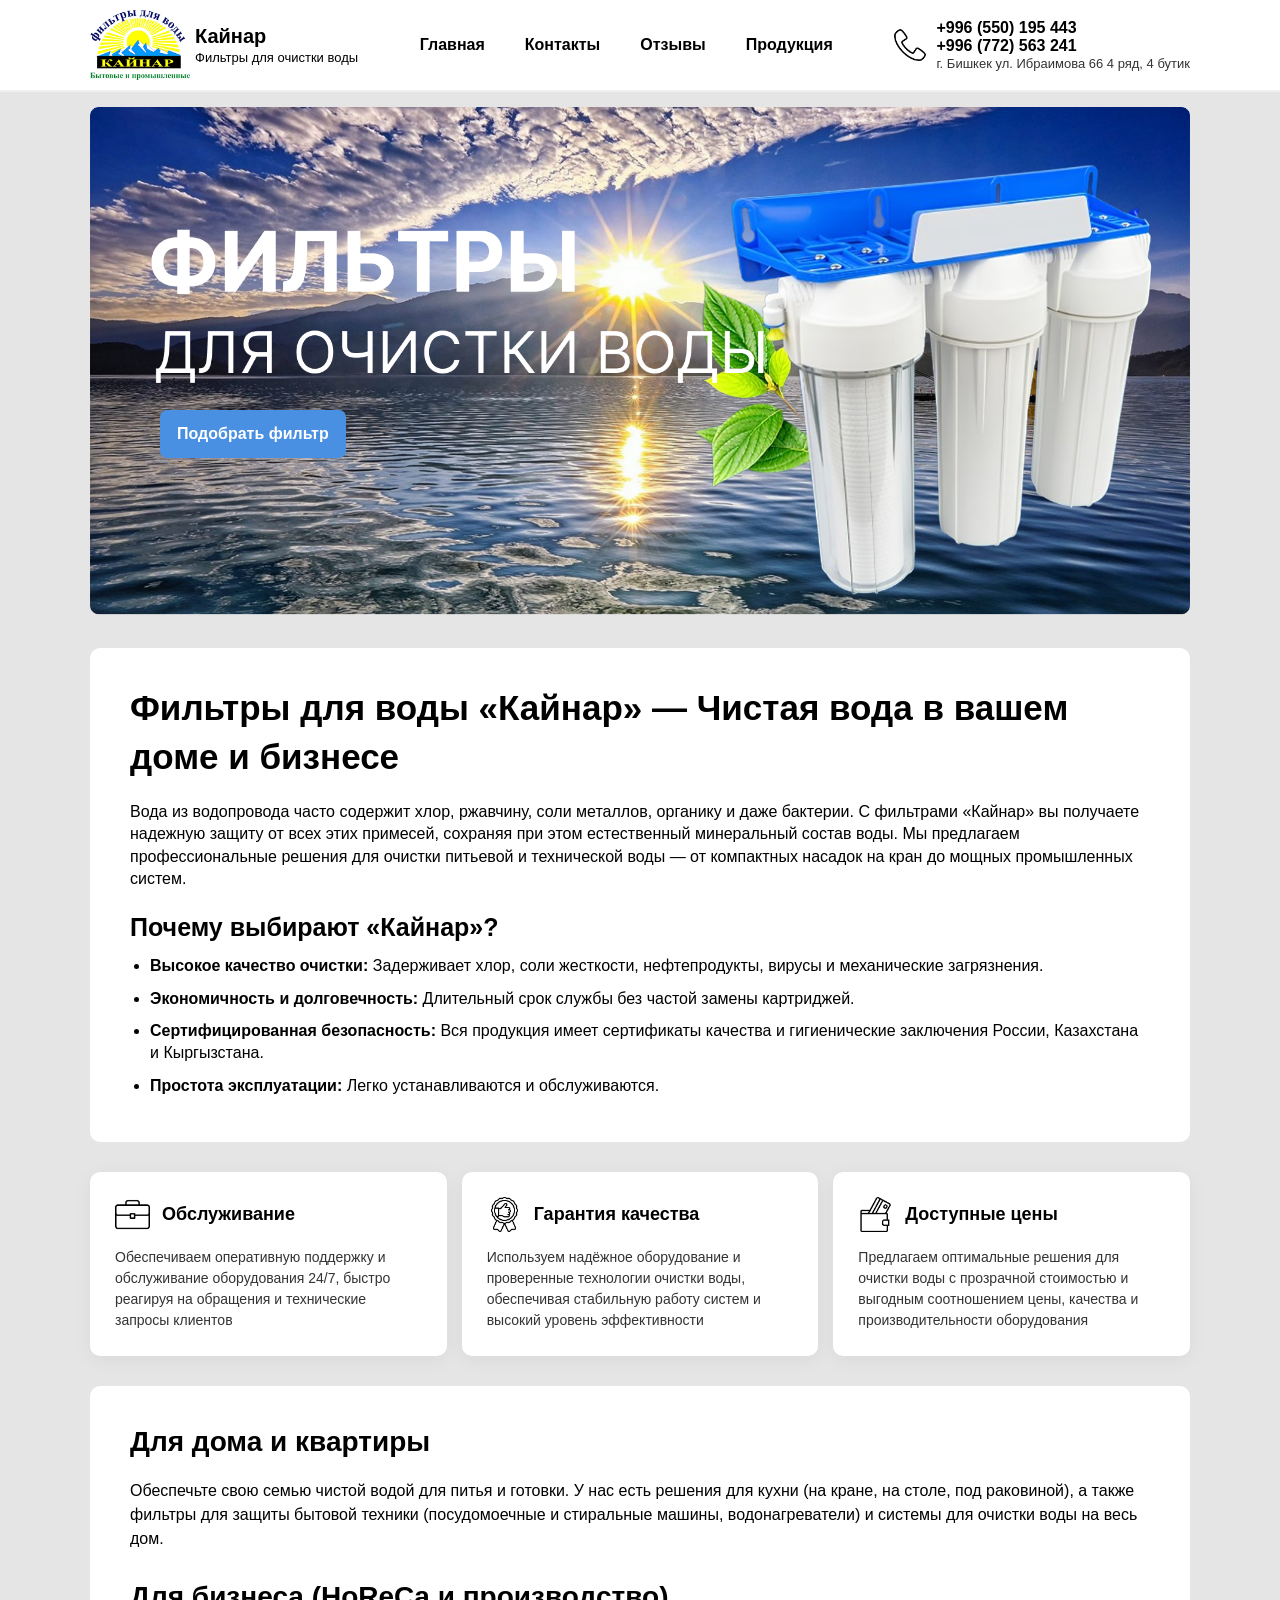
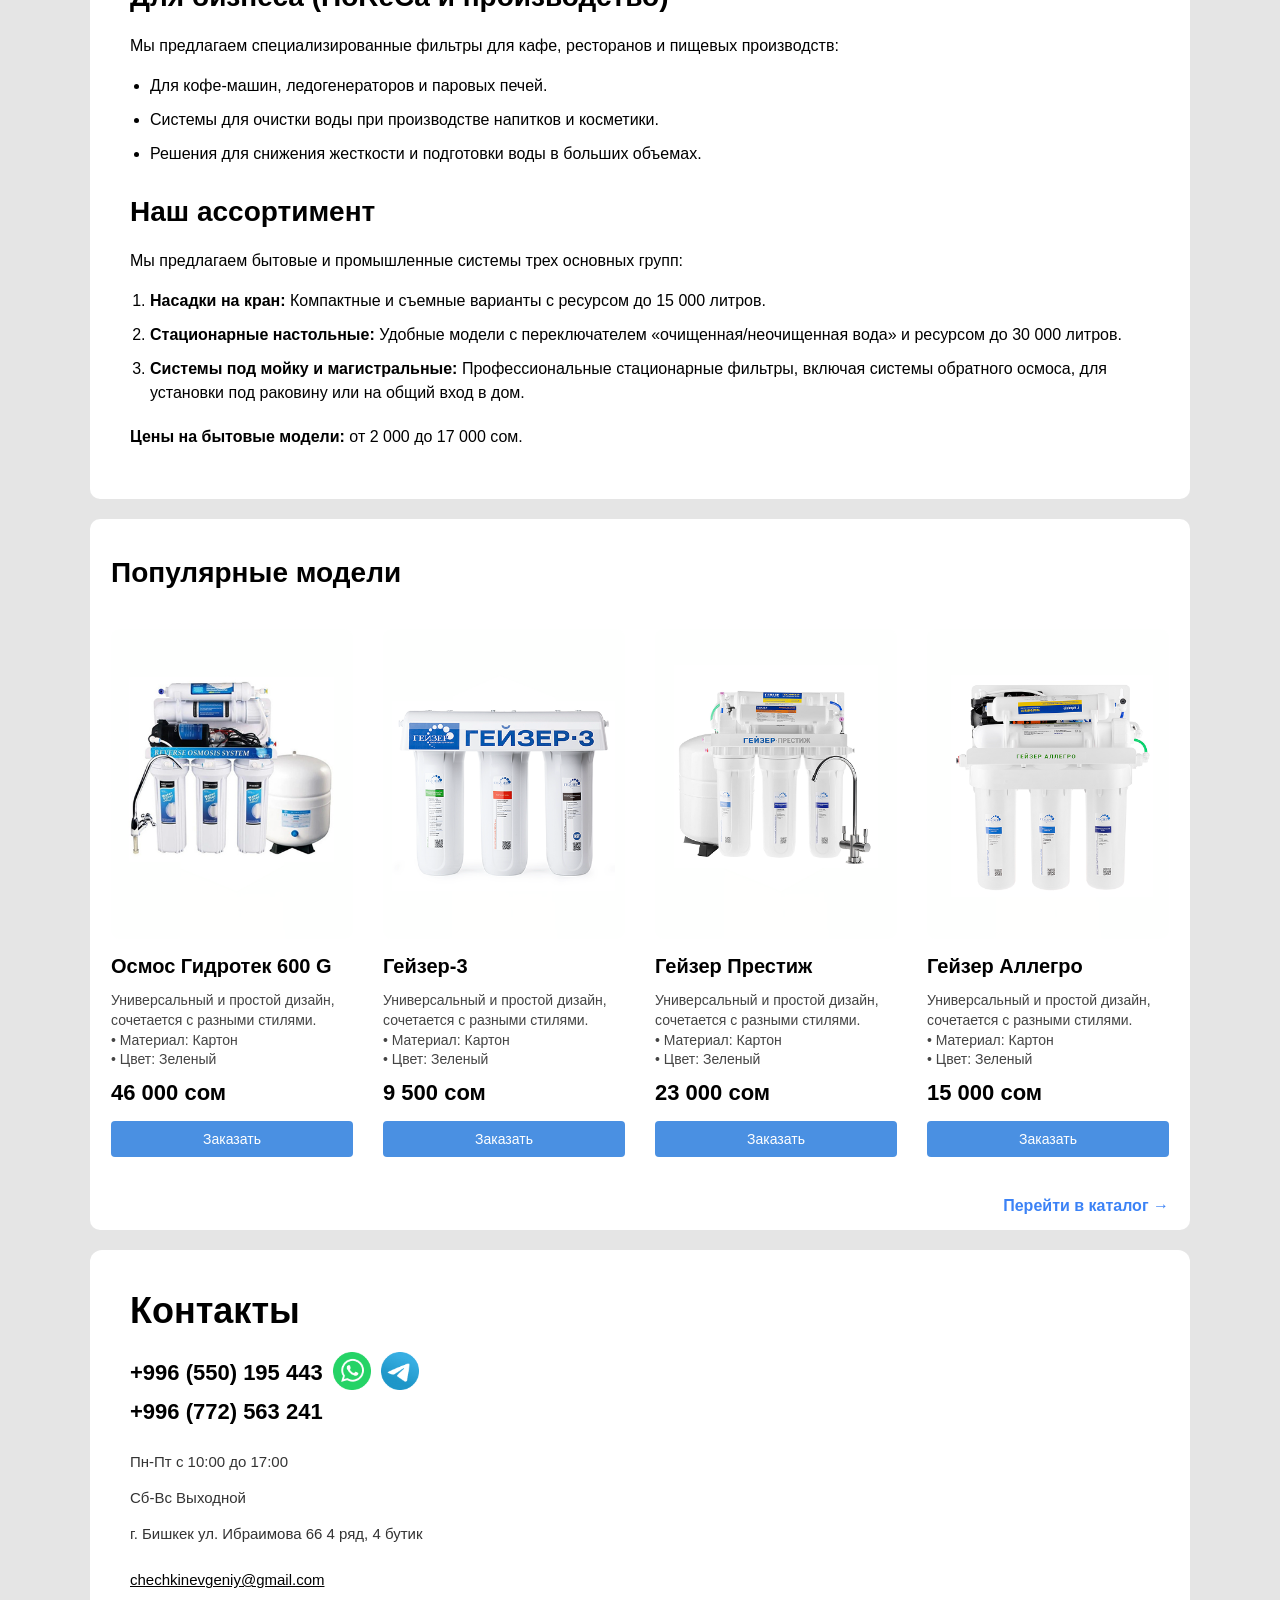
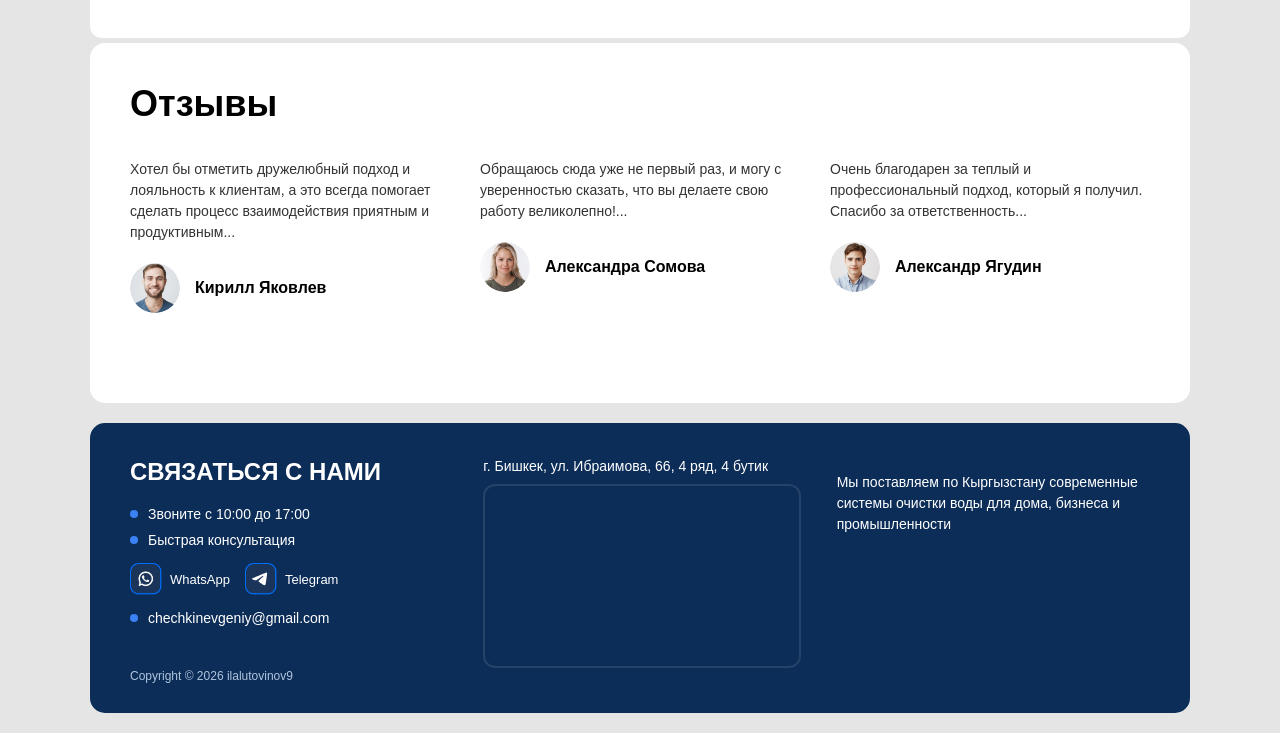
<file: index.html>
<!DOCTYPE html>
<html lang="ru">
<head>
    <meta charset="UTF-8">
    <title>Фильтры - Кайнар</title>
    <meta name="description" content="Купить фильтры для воды в Бишкеке по выгодным ценам. Большой выбор систем очистки и комплектующих. Доступная стоимость, звоните!">
    <link rel="stylesheet" href="style.css">
</head>
<body>

<header class="main-header">
    <div class="header-container">
        <a href="index.html" class="logo-box">
            <img src="images/logo.png" alt="Лого" class="logo-img">
            <div class="logo-text">
                <span class="company-name">Кайнар</span>
                <span class="company-desc">Фильтры для очистки воды</span>
            </div>
        </a>

        <nav class="main-nav">
            <a href="/">Главная</a>
            <a href="contacts.html">Контакты</a>
            <a href="reviews.html">Отзывы</a>
            <a href="catalog.html">Продукция</a>
        </nav>

        <div class="header-contacts">
           <img class="phone-img" src="images/phone.png" alt="Телефон">
           <div class="contacts-text-box">
                <div class="phones">
                    +996 (550) 195 443<br>
                    +996 (772) 563 241
                </div>
                <div class="address">г. Бишкек ул. Ибраимова 66 4 ряд, 4 бутик</div>
           </div>
        </div>
    </div>
</header>

<section class="banner-wrapper">
    <img src="images/banner.png" alt="Баннер" class="main-banner">
    <a href="catalog.html" class="hero-btn">Подобрать фильтр</a>
</section>

<section class="about-section">
    <h2>Фильтры для воды «Кайнар» — Чистая вода в вашем доме и бизнесе</h2>
    <p>Вода из водопровода часто содержит хлор, ржавчину, соли металлов, органику и даже бактерии. С фильтрами «Кайнар» вы получаете надежную защиту от всех этих примесей, сохраняя при этом естественный минеральный состав воды. Мы предлагаем профессиональные решения для очистки питьевой и технической воды — от компактных насадок на кран до мощных промышленных систем.</p>
    
    <h3>Почему выбирают «Кайнар»?</h3>
    <ul>
        <li><strong>Высокое качество очистки:</strong> Задерживает хлор, соли жесткости, нефтепродукты, вирусы и механические загрязнения.</li>
        <li><strong>Экономичность и долговечность:</strong> Длительный срок службы без частой замены картриджей.</li>
        <li><strong>Сертифицированная безопасность:</strong> Вся продукция имеет сертификаты качества и гигиенические заключения России, Казахстана и Кыргызстана.</li>
        <li><strong>Простота эксплуатации:</strong> Легко устанавливаются и обслуживаются.</li>
    </ul>
</section>



<section class="features-section">
    <div class="features-container">
        <!-- Блок 1 -->
        <div class="feature-card">
            <div class="feature-header">
                <img src="images/icon1.png" alt="Обслуживание" class="feature-icon">
                <h3>Обслуживание</h3>
            </div>
            <p>Обеспечиваем оперативную поддержку и обслуживание оборудования 24/7, быстро реагируя на обращения и технические запросы клиентов</p>
        </div>
        <!-- Блок 2 -->
        <div class="feature-card">
            <div class="feature-header">
                <img src="images/icon2.png" alt="Качество" class="feature-icon">
                <h3>Гарантия качества</h3>
            </div>
            <p>Используем надёжное оборудование и проверенные технологии очистки воды, обеспечивая стабильную работу систем и высокий уровень эффективности</p>
        </div>
        <!-- Блок 3 -->
        <div class="feature-card">
            <div class="feature-header">
                <img src="images/icon3.png" alt="Цены" class="feature-icon">
                <h3>Доступные цены</h3>
            </div>
            <p>Предлагаем оптимальные решения для очистки воды с прозрачной стоимостью и выгодным соотношением цены, качества и производительности оборудования</p>
        </div>
    </div>
</section>


<section class="services-section">
    <h2>Для дома и квартиры</h2>
    <p>Обеспечьте свою семью чистой водой для питья и готовки. У нас есть решения для кухни (на кране, на столе, под раковиной), а также фильтры для защиты бытовой техники (посудомоечные и стиральные машины, водонагреватели) и системы для очистки воды на весь дом.</p>
    
    <h2>Для бизнеса (HoReCa и производство)</h2>
    <p>Мы предлагаем специализированные фильтры для кафе, ресторанов и пищевых производств:</p>
    <ul>
        <li>Для кофе-машин, ледогенераторов и паровых печей.</li>
        <li>Системы для очистки воды при производстве напитков и косметики.</li>
        <li>Решения для снижения жесткости и подготовки воды в больших объемах.</li>
    </ul>

    <h2>Наш ассортимент</h2>
    <p>Мы предлагаем бытовые и промышленные системы трех основных групп:</p>
    <ol>
        <li><strong>Насадки на кран:</strong> Компактные и съемные варианты с ресурсом до 15 000 литров.</li>
        <li><strong>Стационарные настольные:</strong> Удобные модели с переключателем «очищенная/неочищенная вода» и ресурсом до 30 000 литров.</li>
        <li><strong>Системы под мойку и магистральные:</strong> Профессиональные стационарные фильтры, включая системы обратного осмоса, для установки под раковину или на общий вход в дом.</li>
    </ol>
    
    <p><strong>Цены на бытовые модели:</strong> от 2 000 до 17 000 сом.</p>
</section>

<section class="popular-products-section">
    <div class="container">
        <h2 class="section-title">Популярные модели</h2>
        
        <div class="products-grid">
            <!-- Здесь только 4 карточки из вашего списка -->
            <!-- Повторите структуру .product-card для первых 4-х товаров -->
            <div class="product-card">
                <img src="images/product5.png" alt="Товар" class="product-img">
                <h3 class="product-name">Осмос Гидротек 600 G</h3>
                <p class="product-info">Универсальный и простой дизайн, сочетается с разными стилями.<br>• Материал: Картон<br>• Цвет: Зеленый</p>
                <div class="product-price">46 000 сом</div>
                <!-- Ссылка вместо кнопки -->
                <a href="https://wa.me/996772563241?text=Здравствуйте! Хочу заказать: Осмос Гидротек 600 G" 
                class="buy-btn" 
                target="_blank">
                Заказать
                </a>
            </div>
            <div class="product-card">
                <img src="images/product6.png" alt="Товар" class="product-img">
                <h3 class="product-name">Гейзер-3</h3>
                <p class="product-info">Универсальный и простой дизайн, сочетается с разными стилями.<br>• Материал: Картон<br>• Цвет: Зеленый</p>
                <div class="product-price">9 500 сом</div>
                <!-- Ссылка вместо кнопки -->
                <a href="https://wa.me/996772563241?text=Здравствуйте! Хочу заказать: Гейзер-3" 
                class="buy-btn" 
                target="_blank">
                Заказать
                </a>
            </div>
            <div class="product-card">
                <img src="images/product7.png" alt="Товар" class="product-img">
                <h3 class="product-name">Гейзер Престиж</h3>
                <p class="product-info">Универсальный и простой дизайн, сочетается с разными стилями.<br>• Материал: Картон<br>• Цвет: Зеленый</p>
                <div class="product-price">23 000 сом</div>
                <!-- Ссылка вместо кнопки -->
                <a href="https://wa.me/996772563241?text=Здравствуйте! Хочу заказать: Гейзер Престиж" 
                class="buy-btn" 
                target="_blank">
                Заказать
                </a>
            </div>
            <div class="product-card">
                <img src="images/product8.png" alt="Товар" class="product-img">
                <h3 class="product-name">Гейзер Аллегро</h3>
                <p class="product-info">Универсальный и простой дизайн, сочетается с разными стилями.<br>• Материал: Картон<br>• Цвет: Зеленый</p>
                <div class="product-price">15 000 сом</div>
                <!-- Ссылка вместо кнопки -->
                <a href="https://wa.me/996772563241?text=Здравствуйте! Хочу заказать: Гейзер Аллегро" 
                class="buy-btn" 
                target="_blank">
                Заказать
                </a>
            </div>
        </div>

        <div class="catalog-link-wrapper">
            <a href="catalog.html" class="catalog-more-link">Перейти в каталог →</a>
        </div>
    </div>
</section>


<section class="contacts-wrapper">
    <div class="contacts-info">
        <h2 class="contacts-title">Контакты</h2>
        
        <div class="phone-line">
            <span class="contacts-phones">+996 (550) 195 443</span>
            
            <a href="https://wa.me/996772563241" target="_blank" rel="noopener noreferrer">
                <img src="images/whatsapp.png" class="icon" alt="WhatsApp">
            </a>
            
            <a href="https://t.me/chechkin_evgeniy" target="_blank" rel="noopener noreferrer">
                <img src="images/telegram.png" class="icon" alt="Telegram">
            </a>
        </div>
        
        <div class="contacts-phones" style="margin-bottom: 20px;">+996 (772) 563 241</div>

        <div class="contacts-details">
            <div>Пн-Пт с 10:00 до 17:00</div>
            <div>Сб-Вс Выходной</div>
            <div>г. Бишкек ул. Ибраимова 66 4 ряд, 4 бутик</div>
            <a href="mailto:chechkinevgeniy@gmail.com" class="contacts-email">chechkinevgeniy@gmail.com</a>
        </div>
    </div>

   <div class="contacts-map">
    <iframe 
        src="https://yandex.ru/map-widget/v1/?um=constructor%3A3f4b3d6d9913d2afb420d2ac332eafc4e55c8279417fbf033b19127374e4682c&amp;source=constructor" 
        width="100%" 
        height="100%" 
        frameborder="0">
    </iframe>
   </div>
</section>



<section class="reviews-wrapper2">

    <h2 class="reviews-title">Отзывы</h2>

    <div class="reviews-grid">
        <!-- Карточка 1 -->
        <div class="review-item">
            <p class="review-text">Хотел бы отметить дружелюбный подход и лояльность к клиентам, а это всегда помогает сделать процесс взаимодействия приятным и продуктивным...</p>
            <div class="reviewer">
                <img src="images/avatar1.png" alt="Кирилл Яковлев" class="avatar">
                <span>Кирилл Яковлев</span>
            </div>
        </div>
        
        <!-- Карточка 2 -->
        <div class="review-item">
            <p class="review-text">Обращаюсь сюда уже не первый раз, и могу с уверенностью сказать, что вы делаете свою работу великолепно!...</p>
            <div class="reviewer">
                <img src="images/avatar2.png" alt="Александра Сомова" class="avatar">
                <span>Александра Сомова</span>
            </div>
        </div>

        <!-- Карточка 3 -->
        <div class="review-item">
            <p class="review-text">Очень благодарен за теплый и профессиональный подход, который я получил. Спасибо за ответственность...</p>
            <div class="reviewer">
                <img src="images/avatar3.png" alt="Александр Ягудин" class="avatar">
                <span>Александр Ягудин</span>
            </div>
        </div>
    </div>
</section>



<footer class="site-footer">
    <div class="footer-content">
        <div class="footer-col footer-contacts">
            <h3 class="footer-title">СВЯЗАТЬСЯ С НАМИ</h3>
            <div class="footer-item"><span class="dot"></span> Звоните с 10:00 до 17:00</div>
            <div class="footer-item"><span class="dot"></span> Быстрая консультация</div>
            
            <div class="footer-socials">
                <a href="https://wa.me/996772563241" target="_blank" class="social-btn">
                    <img src="images/whatsapp 2.png" alt="WhatsApp">WhatsApp
                </a>
                <a href="https://t.me/chechkin_evgeniy" target="_blank" class="social-btn">
                    <img src="images/telegram 2.png" alt="Telegram">Telegram
                </a>
            </div>
            
            <div class="footer-item" style="margin-top: 15px;"><span class="dot"></span>chechkinevgeniy@gmail.com</div>
        </div>

        <div class="footer-col footer-map-col">
            <div class="footer-address">г. Бишкек, ул. Ибраимова, 66, 4 ряд, 4 бутик</div>
            <div class="footer-map">
                <iframe src="https://yandex.ru/map-widget/v1/?um=constructor%3A3f4b3d6d9913d2afb420d2ac332eafc4e55c8279417fbf033b19127374e4682c&amp;source=constructor" width="100%" height="100%" frameborder="0"></iframe>
            </div>
        </div>

        <div class="footer-col footer-desc-col">
            <p class="footer-desc">Мы поставляем по Кыргызстану современные системы очистки воды для дома, бизнеса и промышленности</p>
        </div>
    </div>
    
    <div class="footer-copyright">
        Copyright © 2026 ilalutovinov9
    </div>
</footer>

</body>
</html>
</file>
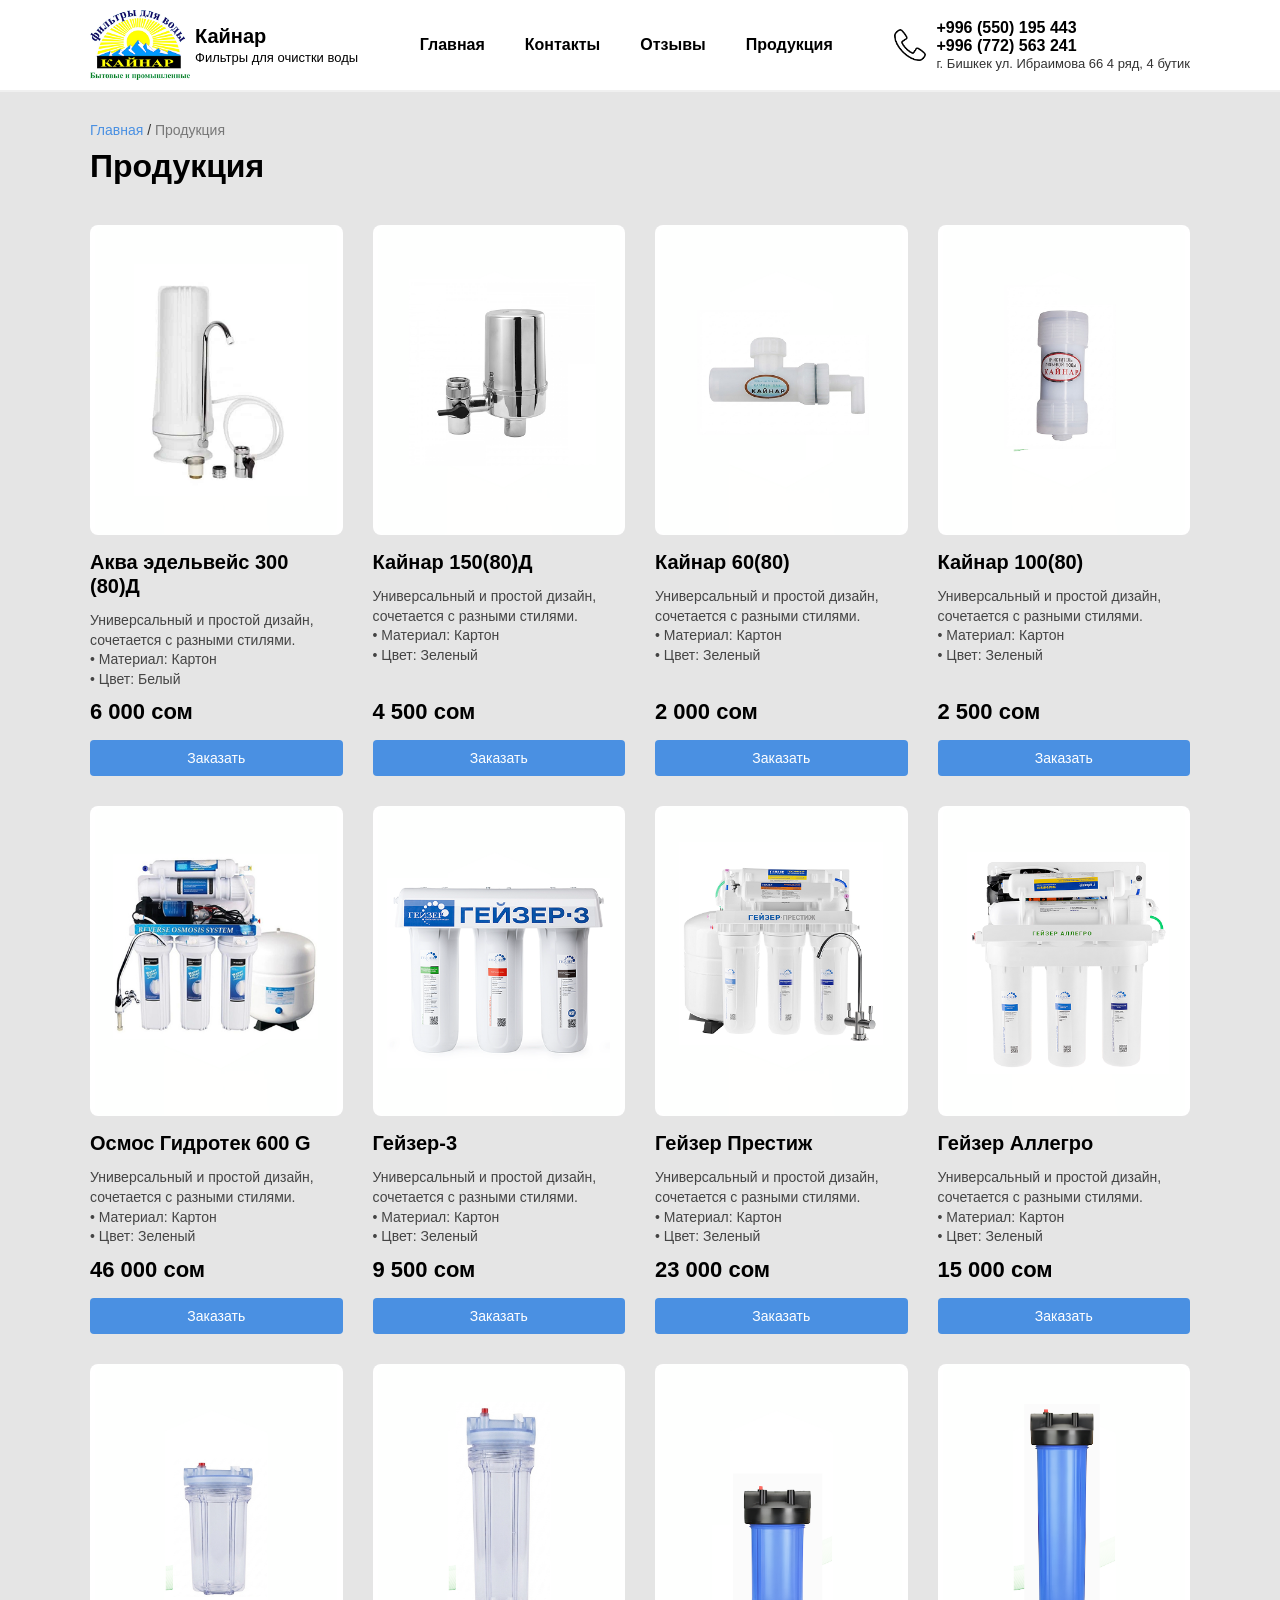
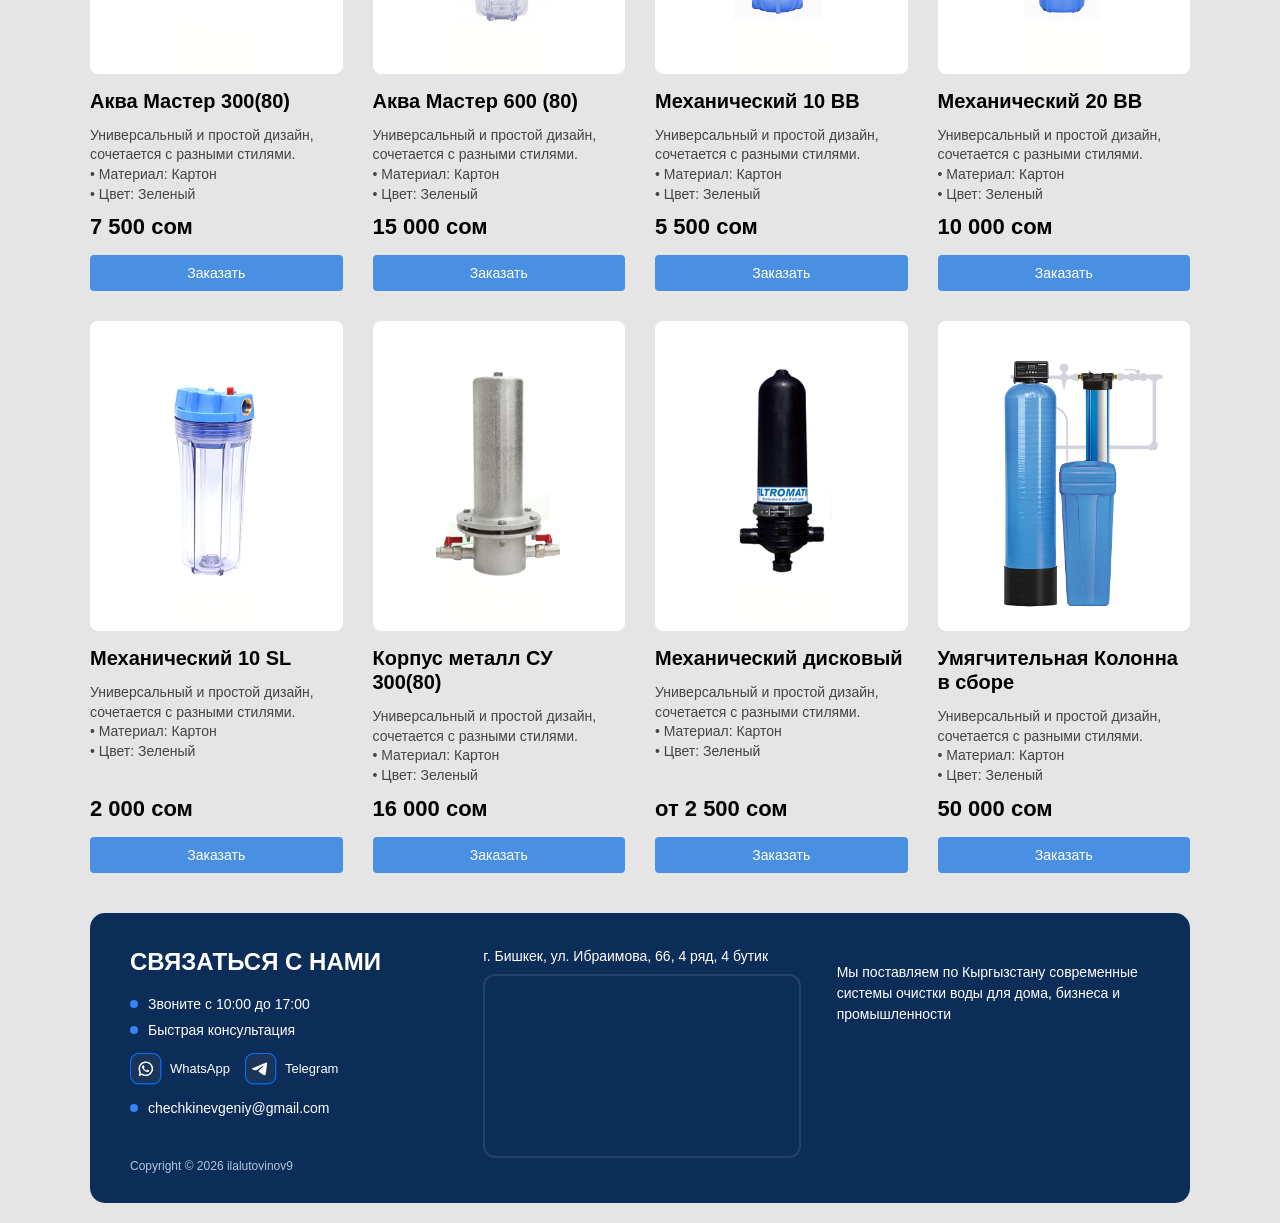
<file: catalog.html>
<!DOCTYPE html>
<html lang="ru">
<head>
    <meta charset="UTF-8">
    <title>Фильтры - Кайнар</title>
    <meta name="description" content="Купить фильтры для воды в Бишкеке по выгодным ценам. Большой выбор систем очистки и комплектующих. Доступная стоимость, звоните!">
    <link rel="stylesheet" href="style.css">
</head>
<body>

<header class="main-header">
    <div class="header-container">
        <a href="index.html" class="logo-box">
            <img src="images/logo.png" alt="Лого" class="logo-img">
            <div class="logo-text">
                <span class="company-name">Кайнар</span>
                <span class="company-desc">Фильтры для очистки воды</span>
            </div>
        </a>

        <nav class="main-nav">
            <a href="/">Главная</a>
            <a href="contacts.html">Контакты</a>
            <a href="reviews.html">Отзывы</a>
            <a href="catalog.html">Продукция</a>
        </nav>

        <div class="header-contacts">
           <img class="phone-img" src="images/phone.png" alt="Телефон">
           <div class="contacts-text-box">
                <div class="phones">
                    +996 (550) 195 443<br>
                    +996 (772) 563 241
                </div>
                <div class="address">г. Бишкек ул. Ибраимова 66 4 ряд, 4 бутик</div>
           </div>
        </div>
    </div>
</header>

<main class="products-page">
    <div class="container">
        
<div class="breadcrumbs">
    <a href="index.html">Главная</a> / <span>Продукция</span>
</div>
<h1 class="catalog-title">Продукция</h1>
        
        <div class="products-grid">
            <div class="product-card">
                <img src="images/product1.png" alt="Товар" class="product-img">
                <h3 class="product-name">Аква эдельвейс 300 (80)Д</h3>
                <p class="product-info">Универсальный и простой дизайн, сочетается с разными стилями.<br>• Материал: Картон<br>• Цвет: Белый</p>
                <div class="product-price">6 000 сом</div>
    
                <!-- Ссылка вместо кнопки -->
                <a href="https://wa.me/996772563241?text=Здравствуйте! Хочу заказать: Аква эдельвейс 300 (80)Д" 
                class="buy-btn" 
                target="_blank">
                Заказать
                </a>
            </div>
            <div class="product-card">
                <img src="images/product2.png" alt="Товар" class="product-img">
                <h3 class="product-name">Кайнар 150(80)Д</h3>
                <p class="product-info">Универсальный и простой дизайн, сочетается с разными стилями.<br>• Материал: Картон<br>• Цвет: Зеленый</p>
                <div class="product-price">4 500 сом</div>
                <!-- Ссылка вместо кнопки -->
                <a href="https://wa.me/996772563241?text=Здравствуйте! Хочу заказать: Кайнар 150(80)Д" 
                class="buy-btn" 
                target="_blank">
                Заказать
                </a>
            </div>
            <div class="product-card">
                <img src="images/product3.png" alt="Товар" class="product-img">
                <h3 class="product-name">Кайнар 60(80)</h3>
                <p class="product-info">Универсальный и простой дизайн, сочетается с разными стилями.<br>• Материал: Картон<br>• Цвет: Зеленый</p>
                <div class="product-price">2 000 сом</div>
                <!-- Ссылка вместо кнопки -->
                <a href="https://wa.me/996772563241?text=Здравствуйте! Хочу заказать: Кайнар 60(80)" 
                class="buy-btn" 
                target="_blank">
                Заказать
                </a>
            </div>
            <div class="product-card">
                <img src="images/product4.png" alt="Товар" class="product-img">
                <h3 class="product-name">Кайнар 100(80)</h3>
                <p class="product-info">Универсальный и простой дизайн, сочетается с разными стилями.<br>• Материал: Картон<br>• Цвет: Зеленый</p>
                <div class="product-price">2 500 сом</div>
                <!-- Ссылка вместо кнопки -->
                <a href="https://wa.me/996772563241?text=Здравствуйте! Хочу заказать: Кайнар 100(80)" 
                class="buy-btn" 
                target="_blank">
                Заказать
                </a>
            </div>
            <div class="product-card">
                <img src="images/product5.png" alt="Товар" class="product-img">
                <h3 class="product-name">Осмос Гидротек 600 G</h3>
                <p class="product-info">Универсальный и простой дизайн, сочетается с разными стилями.<br>• Материал: Картон<br>• Цвет: Зеленый</p>
                <div class="product-price">46 000 сом</div>
                <!-- Ссылка вместо кнопки -->
                <a href="https://wa.me/996772563241?text=Здравствуйте! Хочу заказать: Осмос Гидротек 600 G" 
                class="buy-btn" 
                target="_blank">
                Заказать
                </a>
            </div>
            <div class="product-card">
                <img src="images/product6.png" alt="Товар" class="product-img">
                <h3 class="product-name">Гейзер-3</h3>
                <p class="product-info">Универсальный и простой дизайн, сочетается с разными стилями.<br>• Материал: Картон<br>• Цвет: Зеленый</p>
                <div class="product-price">9 500 сом</div>
                <!-- Ссылка вместо кнопки -->
                <a href="https://wa.me/996772563241?text=Здравствуйте! Хочу заказать: Гейзер-3" 
                class="buy-btn" 
                target="_blank">
                Заказать
                </a>
            </div>
            <div class="product-card">
                <img src="images/product7.png" alt="Товар" class="product-img">
                <h3 class="product-name">Гейзер Престиж</h3>
                <p class="product-info">Универсальный и простой дизайн, сочетается с разными стилями.<br>• Материал: Картон<br>• Цвет: Зеленый</p>
                <div class="product-price">23 000 сом</div>
                <!-- Ссылка вместо кнопки -->
                <a href="https://wa.me/996772563241?text=Здравствуйте! Хочу заказать: Гейзер Престиж" 
                class="buy-btn" 
                target="_blank">
                Заказать
                </a>
            </div>
            <div class="product-card">
                <img src="images/product8.png" alt="Товар" class="product-img">
                <h3 class="product-name">Гейзер Аллегро</h3>
                <p class="product-info">Универсальный и простой дизайн, сочетается с разными стилями.<br>• Материал: Картон<br>• Цвет: Зеленый</p>
                <div class="product-price">15 000 сом</div>
                <!-- Ссылка вместо кнопки -->
                <a href="https://wa.me/996772563241?text=Здравствуйте! Хочу заказать: Гейзер Аллегро" 
                class="buy-btn" 
                target="_blank">
                Заказать
                </a>
            </div>
            <div class="product-card">
                <img src="images/product9.png" alt="Товар" class="product-img">
                <h3 class="product-name">Аква Мастер 300(80)</h3>
                <p class="product-info">Универсальный и простой дизайн, сочетается с разными стилями.<br>• Материал: Картон<br>• Цвет: Зеленый</p>
                <div class="product-price">7 500 сом</div>
                <!-- Ссылка вместо кнопки -->
                <a href="https://wa.me/996772563241?text=Здравствуйте! Хочу заказать: Аква Мастер 300(80)" 
                class="buy-btn" 
                target="_blank">
                Заказать
                </a>
            </div>
            <div class="product-card">
                <img src="images/product10.png" alt="Товар" class="product-img">
                <h3 class="product-name">Аква Мастер 600 (80)</h3>
                <p class="product-info">Универсальный и простой дизайн, сочетается с разными стилями.<br>• Материал: Картон<br>• Цвет: Зеленый</p>
                <div class="product-price">15 000 сом</div>
                <!-- Ссылка вместо кнопки -->
                <a href="https://wa.me/996772563241?text=Здравствуйте! Хочу заказать: Аква Мастер 600 (80)" 
                class="buy-btn" 
                target="_blank">
                Заказать
                </a>
            </div>
            <div class="product-card">
                <img src="images/product11.png" alt="Товар" class="product-img">
                <h3 class="product-name">Механический 10 ВВ</h3>
                <p class="product-info">Универсальный и простой дизайн, сочетается с разными стилями.<br>• Материал: Картон<br>• Цвет: Зеленый</p>
                <div class="product-price">5 500 сом</div>
                <!-- Ссылка вместо кнопки -->
                <a href="https://wa.me/996772563241?text=Здравствуйте! Хочу заказать: Механический 10 ВВ" 
                class="buy-btn" 
                target="_blank">
                Заказать
                </a>
            </div>
            <div class="product-card">
                <img src="images/product12.png" alt="Товар" class="product-img">
                <h3 class="product-name">Механический 20 BB</h3>
                <p class="product-info">Универсальный и простой дизайн, сочетается с разными стилями.<br>• Материал: Картон<br>• Цвет: Зеленый</p>
                <div class="product-price">10 000 сом</div>
                <!-- Ссылка вместо кнопки -->
                <a href="https://wa.me/996772563241?text=Здравствуйте! Хочу заказать: Механический 20 BB" 
                class="buy-btn" 
                target="_blank">
                Заказать
                </a>
            </div>
            <div class="product-card">
                <img src="images/product13.png" alt="Товар" class="product-img">
                <h3 class="product-name">Механический 10 SL</h3>
                <p class="product-info">Универсальный и простой дизайн, сочетается с разными стилями.<br>• Материал: Картон<br>• Цвет: Зеленый</p>
                <div class="product-price">2 000 сом</div>
                <!-- Ссылка вместо кнопки -->
                <a href="https://wa.me/996772563241?text=Здравствуйте! Хочу заказать: Механический 10 SL" 
                class="buy-btn" 
                target="_blank">
                Заказать
                </a>
            </div>
            <div class="product-card">
                <img src="images/product14.png" alt="Товар" class="product-img">
                <h3 class="product-name">Корпус металл СУ 300(80)</h3>
                <p class="product-info">Универсальный и простой дизайн, сочетается с разными стилями.<br>• Материал: Картон<br>• Цвет: Зеленый</p>
                <div class="product-price">16 000 сом</div>
                <!-- Ссылка вместо кнопки -->
                <a href="https://wa.me/996772563241?text=Здравствуйте! Хочу заказать: Корпус металл СУ 300(80)" 
                class="buy-btn" 
                target="_blank">
                Заказать
                </a>
            </div>
            <div class="product-card">
                <img src="images/product15.png" alt="Товар" class="product-img">
                <h3 class="product-name">Механический дисковый</h3>
                <p class="product-info">Универсальный и простой дизайн, сочетается с разными стилями.<br>• Материал: Картон<br>• Цвет: Зеленый</p>
                <div class="product-price">от 2 500 сом</div>
                <!-- Ссылка вместо кнопки -->
                <a href="https://wa.me/996772563241?text=Здравствуйте! Хочу заказать: Механический дисковый" 
                class="buy-btn" 
                target="_blank">
                Заказать
                </a>
            </div>
            <div class="product-card">
                <img src="images/product16.png" alt="Товар" class="product-img">
                <h3 class="product-name">Умягчительная Колонна в сборе</h3>
                <p class="product-info">Универсальный и простой дизайн, сочетается с разными стилями.<br>• Материал: Картон<br>• Цвет: Зеленый</p>
                <div class="product-price">50 000 сом</div>
                <!-- Ссылка вместо кнопки -->
                <a href="https://wa.me/996772563241?text=Здравствуйте! Хочу заказать: Умягчительная Колонна в сборе" 
                class="buy-btn" 
                target="_blank">
                Заказать
                </a>
            </div>
        </div>
    </div>
</main>

<footer class="site-footer">
    <div class="footer-content">
        <div class="footer-col footer-contacts">
            <h3 class="footer-title">СВЯЗАТЬСЯ С НАМИ</h3>
            <div class="footer-item"><span class="dot"></span> Звоните с 10:00 до 17:00</div>
            <div class="footer-item"><span class="dot"></span> Быстрая консультация</div>
            
            <div class="footer-socials">
                <a href="https://wa.me/996772563241" target="_blank" class="social-btn">
                    <img src="images/whatsapp 2.png" alt="WhatsApp">WhatsApp
                </a>
                <a href="https://t.me/chechkin_evgeniy" target="_blank" class="social-btn">
                    <img src="images/telegram 2.png" alt="Telegram">Telegram
                </a>
            </div>
            
            <div class="footer-item" style="margin-top: 15px;"><span class="dot"></span>chechkinevgeniy@gmail.com</div>
        </div>

        <div class="footer-col footer-map-col">
            <div class="footer-address">г. Бишкек, ул. Ибраимова, 66, 4 ряд, 4 бутик</div>
            <div class="footer-map">
                <iframe src="https://yandex.ru/map-widget/v1/?um=constructor%3A3f4b3d6d9913d2afb420d2ac332eafc4e55c8279417fbf033b19127374e4682c&amp;source=constructor" width="100%" height="100%" frameborder="0"></iframe>
            </div>
        </div>

        <div class="footer-col footer-desc-col">
            <p class="footer-desc">Мы поставляем по Кыргызстану современные системы очистки воды для дома, бизнеса и промышленности</p>
        </div>
    </div>
    
    <div class="footer-copyright">
        Copyright © 2026 ilalutovinov9
    </div>
</footer>
</body>
</html>
</file>
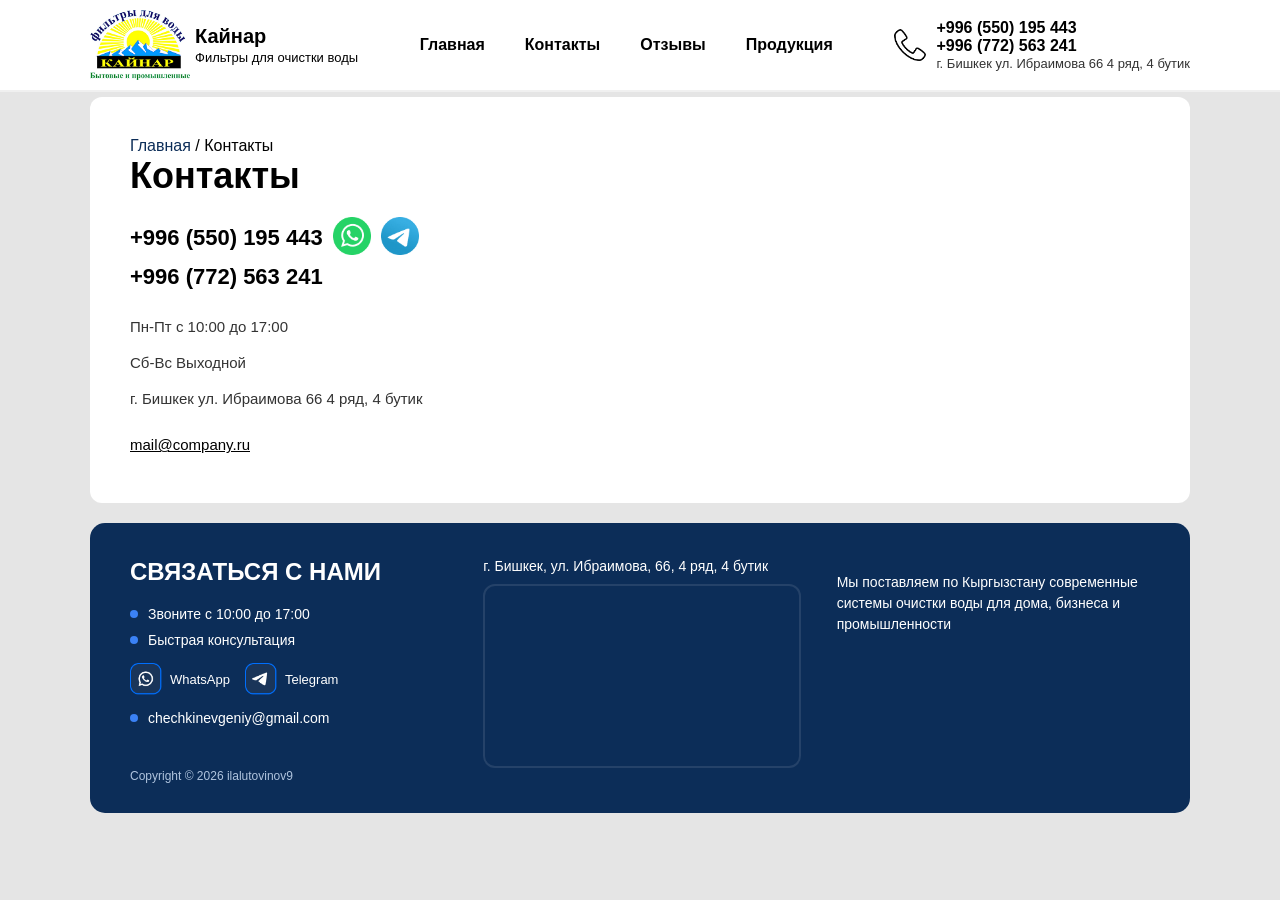
<file: contacts.html>
<!DOCTYPE html>
<html lang="ru">
<head>
    <meta charset="UTF-8">
    <title>Фильтры - Кайнар</title>
    <meta name="description" content="Купить фильтры для воды в Бишкеке по выгодным ценам. Большой выбор систем очистки и комплектующих. Доступная стоимость, звоните!">
    <link rel="stylesheet" href="style.css">
</head>
<body>

<header class="main-header">
    <div class="header-container">
        <a href="index.html" class="logo-box">
            <img src="images/logo.png" alt="Лого" class="logo-img">
            <div class="logo-text">
                <span class="company-name">Кайнар</span>
                <span class="company-desc">Фильтры для очистки воды</span>
            </div>
        </a>

        <nav class="main-nav">
            <a href="/">Главная</a>
            <a href="contacts.html">Контакты</a>
            <a href="reviews.html">Отзывы</a>
            <a href="catalog.html">Продукция</a>
        </nav>

        <div class="header-contacts">
           <img class="phone-img" src="images/phone.png" alt="Телефон">
           <div class="contacts-text-box">
                <div class="phones">
                    +996 (550) 195 443<br>
                    +996 (772) 563 241
                </div>
                <div class="address">г. Бишкек ул. Ибраимова 66 4 ряд, 4 бутик</div>
           </div>
        </div>
    </div>
</header>


<section class="contacts-wrapper">
    <div class="contacts-info">
        <div class="breadcrumbs-container">
    <a href="index.html">Главная</a> / Контакты
    </div>

        <h2 class="contacts-title">Контакты</h2>
        
        <div class="phone-line">
            <span class="contacts-phones">+996 (550) 195 443</span>
            
            <a href="https://wa.me/996772563241" target="_blank" rel="noopener noreferrer">
                <img src="images/whatsapp.png" class="icon" alt="WhatsApp">
            </a>
            
            <a href="https://t.me/chechkin_evgeniy" target="_blank" rel="noopener noreferrer">
                <img src="images/telegram.png" class="icon" alt="Telegram">
            </a>
        </div>
        
        <div class="contacts-phones" style="margin-bottom: 20px;">+996 (772) 563 241</div>

        <div class="contacts-details">
            <div>Пн-Пт с 10:00 до 17:00</div>
            <div>Сб-Вс Выходной</div>
            <div>г. Бишкек ул. Ибраимова 66 4 ряд, 4 бутик</div>
            <a href="mailto:mail@company.ru" class="contacts-email">mail@company.ru</a>
        </div>
    </div>

   <div class="contacts-map">
    <iframe 
        src="https://yandex.ru/map-widget/v1/?um=constructor%3A3f4b3d6d9913d2afb420d2ac332eafc4e55c8279417fbf033b19127374e4682c&amp;source=constructor" 
        width="100%" 
        height="100%" 
        frameborder="0">
    </iframe>
   </div>
</section>

<footer class="site-footer">
    <div class="footer-content">
        <div class="footer-col footer-contacts">
            <h3 class="footer-title">СВЯЗАТЬСЯ С НАМИ</h3>
            <div class="footer-item"><span class="dot"></span> Звоните с 10:00 до 17:00</div>
            <div class="footer-item"><span class="dot"></span> Быстрая консультация</div>
            
            <div class="footer-socials">
                <a href="https://wa.me/996772563241" target="_blank" class="social-btn">
                    <img src="images/whatsapp 2.png" alt="WhatsApp">WhatsApp
                </a>
                <a href="https://t.me/chechkin_evgeniy" target="_blank" class="social-btn">
                    <img src="images/telegram 2.png" alt="Telegram">Telegram
                </a>
            </div>
            
            <div class="footer-item" style="margin-top: 15px;"><span class="dot"></span>chechkinevgeniy@gmail.com</div>
        </div>

        <div class="footer-col footer-map-col">
            <div class="footer-address">г. Бишкек, ул. Ибраимова, 66, 4 ряд, 4 бутик</div>
            <div class="footer-map">
                <iframe src="https://yandex.ru/map-widget/v1/?um=constructor%3A3f4b3d6d9913d2afb420d2ac332eafc4e55c8279417fbf033b19127374e4682c&amp;source=constructor" width="100%" height="100%" frameborder="0"></iframe>
            </div>
        </div>

        <div class="footer-col footer-desc-col">
            <p class="footer-desc">Мы поставляем по Кыргызстану современные системы очистки воды для дома, бизнеса и промышленности</p>
        </div>
    </div>
    
    <div class="footer-copyright">
        Copyright © 2026 ilalutovinov9
    </div>
</footer>

</body>
</html>
</file>
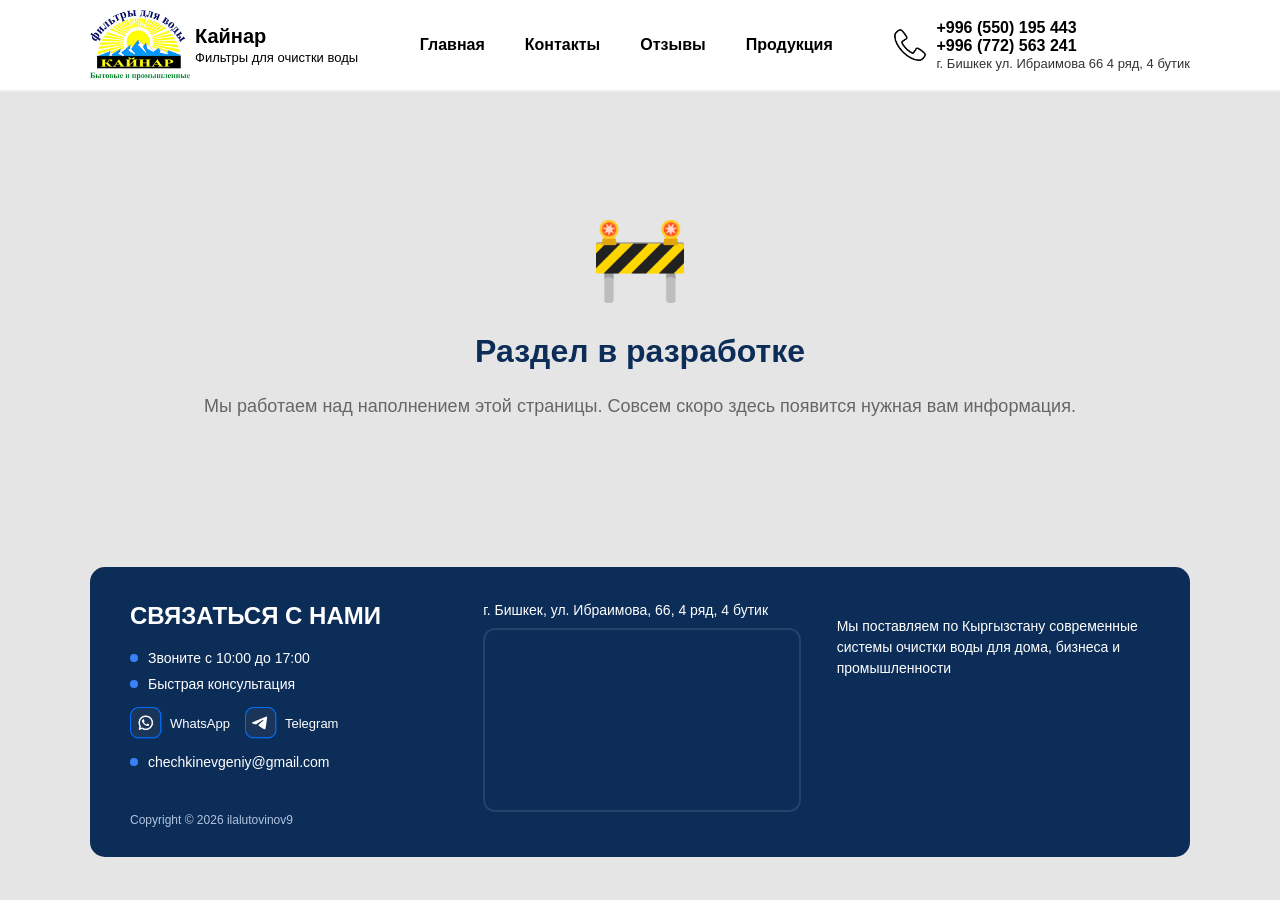
<file: development.html>
<!DOCTYPE html>
<html lang="ru">
<head>
    <meta charset="UTF-8">
    <title>В разработке | Кайнар</title>
    <link rel="stylesheet" href="style.css">
</head>
<body>

<header class="main-header">
    <div class="header-container">
        <a href="index.html" class="logo-box">
            <img src="images/logo.png" alt="Лого" class="logo-img">
            <div class="logo-text">
                <span class="company-name">Кайнар</span>
                <span class="company-desc">Фильтры для очистки воды</span>
            </div>
        </a>

        <nav class="main-nav">
            <a href="/">Главная</a>
            <a href="contacts.html">Контакты</a>
            <a href="reviews.html">Отзывы</a>
            <a href="reviews.html">Продукция</a>
        </nav>

        <div class="header-contacts">
           <img class="phone-img" src="images/phone.png" alt="Телефон">
           <div class="contacts-text-box">
                <div class="phones">
                    +996 (550) 195 443<br>
                    +996 (772) 563 241
                </div>
                <div class="address">г. Бишкек ул. Ибраимова 66 4 ряд, 4 бутик</div>
           </div>
        </div>
    </div>
</header>


<section style="max-width: 1100px; margin: 80px auto; text-align: center; padding: 40px;">
    <div style="font-size: 80px; margin-bottom: 20px;">🚧</div>
    <h1 style="color: #0c2d58; font-size: 32px;">Раздел в разработке</h1>
    <p style="color: #666; font-size: 18px; margin-bottom: 30px;">
        Мы работаем над наполнением этой страницы. Совсем скоро здесь появится нужная вам информация.
    </p>
</section>


<footer class="site-footer">
    <div class="footer-content">
        <div class="footer-col footer-contacts">
            <h3 class="footer-title">СВЯЗАТЬСЯ С НАМИ</h3>
            <div class="footer-item"><span class="dot"></span> Звоните с 10:00 до 17:00</div>
            <div class="footer-item"><span class="dot"></span> Быстрая консультация</div>
            
            <div class="footer-socials">
                <a href="https://wa.me/996772563241" target="_blank" class="social-btn">
                    <img src="images/whatsapp 2.png" alt="WhatsApp">WhatsApp
                </a>
                <a href="https://t.me/chechkin_evgeniy" target="_blank" class="social-btn">
                    <img src="images/telegram 2.png" alt="Telegram">Telegram
                </a>
            </div>
            
            <div class="footer-item" style="margin-top: 15px;"><span class="dot"></span>chechkinevgeniy@gmail.com</div>
        </div>

        <div class="footer-col footer-map-col">
            <div class="footer-address">г. Бишкек, ул. Ибраимова, 66, 4 ряд, 4 бутик</div>
            <div class="footer-map">
                <iframe src="https://yandex.ru/map-widget/v1/?um=constructor%3A3f4b3d6d9913d2afb420d2ac332eafc4e55c8279417fbf033b19127374e4682c&amp;source=constructor" width="100%" height="100%" frameborder="0"></iframe>
            </div>
        </div>

        <div class="footer-col footer-desc-col">
            <p class="footer-desc">Мы поставляем по Кыргызстану современные системы очистки воды для дома, бизнеса и промышленности</p>
        </div>
    </div>
    
    <div class="footer-copyright">
        Copyright © 2026 ilalutovinov9
    </div>
</footer>

</body>
</html>
</file>
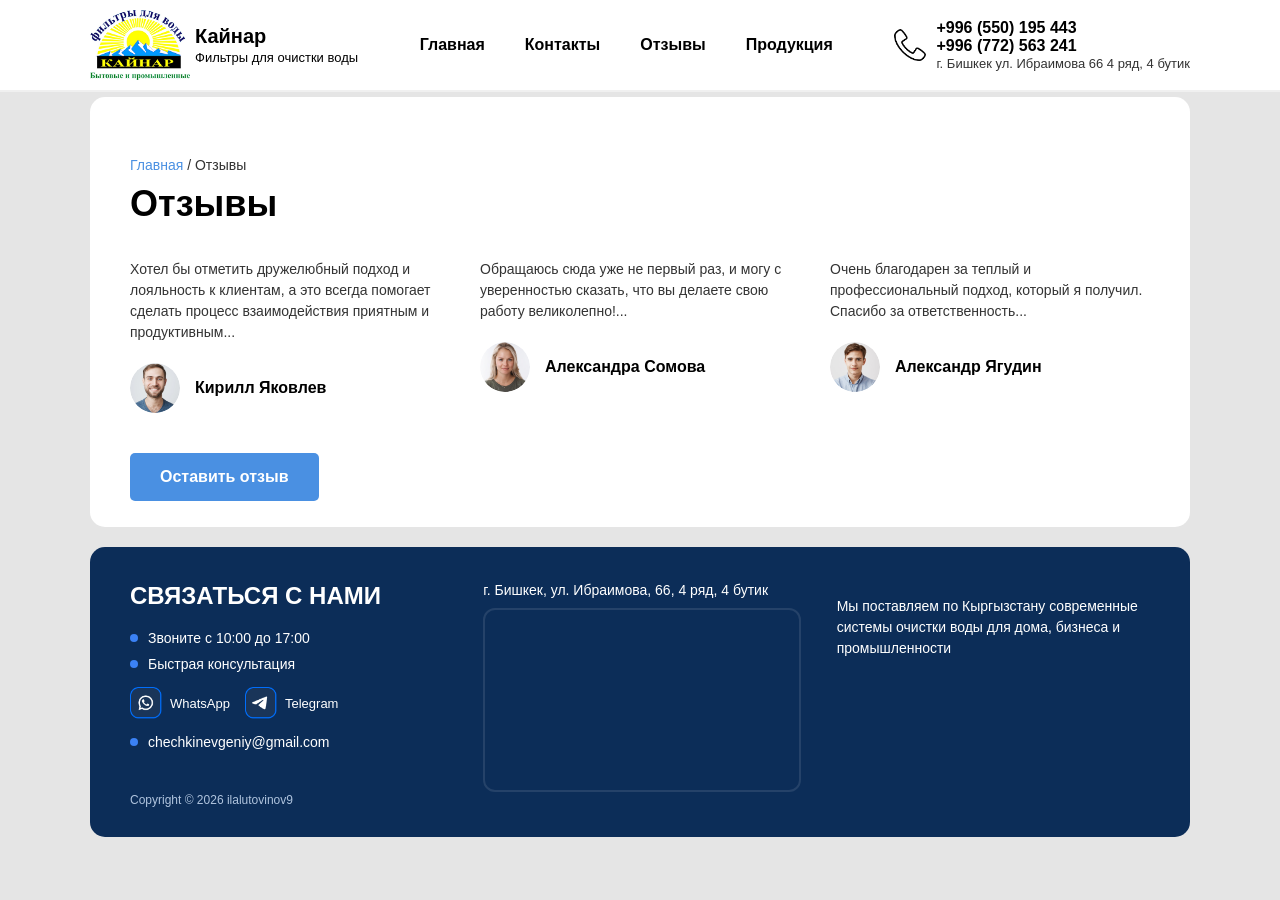
<file: reviews.html>
<!DOCTYPE html>
<html lang="ru">
<head>
    <meta charset="UTF-8">
    <title>Фильтры - Кайнар</title>
    <meta name="description" content="Купить фильтры для воды в Бишкеке по выгодным ценам. Большой выбор систем очистки и комплектующих. Доступная стоимость, звоните!">
    <link rel="stylesheet" href="style.css">
</head>
<body>

<header class="main-header">
    <div class="header-container">
        <a href="index.html" class="logo-box">
            <img src="images/logo.png" alt="Лого" class="logo-img">
            <div class="logo-text">
                <span class="company-name">Кайнар</span>
                <span class="company-desc">Фильтры для очистки воды</span>
            </div>
        </a>

        <nav class="main-nav">
            <a href="/">Главная</a>
            <a href="contacts.html">Контакты</a>
            <a href="reviews.html">Отзывы</a>
            <a href="catalog.html">Продукция</a>
        </nav>

        <div class="header-contacts">
           <img class="phone-img" src="images/phone.png" alt="Телефон">
           <div class="contacts-text-box">
                <div class="phones">
                    +996 (550) 195 443<br>
                    +996 (772) 563 241
                </div>
                <div class="address">г. Бишкек ул. Ибраимова 66 4 ряд, 4 бутик</div>
           </div>
        </div>
    </div>
</header>


<section class="reviews-wrapper">
    <!-- Хлебные крошки -->
    <div class="breadcrumbs" style="margin-bottom: 20px;">
        <a href="index.html">Главная</a> / Отзывы
    </div>

    <h2 class="reviews-title">Отзывы</h2>

    <div class="reviews-grid">
        <!-- Карточка 1 -->
        <div class="review-item">
            <p class="review-text">Хотел бы отметить дружелюбный подход и лояльность к клиентам, а это всегда помогает сделать процесс взаимодействия приятным и продуктивным...</p>
            <div class="reviewer">
                <img src="images/avatar1.png" alt="Кирилл Яковлев" class="avatar">
                <span>Кирилл Яковлев</span>
            </div>
        </div>
        
        <!-- Карточка 2 -->
        <div class="review-item">
            <p class="review-text">Обращаюсь сюда уже не первый раз, и могу с уверенностью сказать, что вы делаете свою работу великолепно!...</p>
            <div class="reviewer">
                <img src="images/avatar2.png" alt="Александра Сомова" class="avatar">
                <span>Александра Сомова</span>
            </div>
        </div>

        <!-- Карточка 3 -->
        <div class="review-item">
            <p class="review-text">Очень благодарен за теплый и профессиональный подход, который я получил. Спасибо за ответственность...</p>
            <div class="reviewer">
                <img src="images/avatar3.png" alt="Александр Ягудин" class="avatar">
                <span>Александр Ягудин</span>
            </div>
        </div>
    </div>

    <a href="#" class="btn-review">Оставить отзыв</a>
</section>

<footer class="site-footer">
    <div class="footer-content">
        <div class="footer-col footer-contacts">
            <h3 class="footer-title">СВЯЗАТЬСЯ С НАМИ</h3>
            <div class="footer-item"><span class="dot"></span> Звоните с 10:00 до 17:00</div>
            <div class="footer-item"><span class="dot"></span> Быстрая консультация</div>
            
            <div class="footer-socials">
                <a href="https://wa.me/996550195443" target="_blank" class="social-btn">
                    <img src="images/whatsapp 2.png" alt="WhatsApp">WhatsApp
                </a>
                <a href="https://t.me/chechkin_evgeniy" target="_blank" class="social-btn">
                    <img src="images/telegram 2.png" alt="Telegram">Telegram
                </a>
            </div>
            
            <div class="footer-item" style="margin-top: 15px;"><span class="dot"></span>chechkinevgeniy@gmail.com</div>
        </div>

        <div class="footer-col footer-map-col">
            <div class="footer-address">г. Бишкек, ул. Ибраимова, 66, 4 ряд, 4 бутик</div>
            <div class="footer-map">
                <iframe src="https://yandex.ru/map-widget/v1/?um=constructor%3A3f4b3d6d9913d2afb420d2ac332eafc4e55c8279417fbf033b19127374e4682c&amp;source=constructor" width="100%" height="100%" frameborder="0"></iframe>
            </div>
        </div>

        <div class="footer-col footer-desc-col">
            <p class="footer-desc">Мы поставляем по Кыргызстану современные системы очистки воды для дома, бизнеса и промышленности</p>
        </div>
    </div>
    
    <div class="footer-copyright">
        Copyright © 2026 ilalutovinov9
    </div>
</footer>

</body>
</html>
</file>
<file: style.css>
/* --- ГЛОБАЛЬНЫЕ НАСТРОЙКИ --- */
body { 
    margin: 0; 
    padding: 0; 
    font-family: -apple-system, BlinkMacSystemFont, "Segoe UI", Roboto, Helvetica, Arial, sans-serif;
    background-color: #e5e5e5; 
}

/* --- ШАПКА (HEADER) --- */
.main-header {
    background: #fff;
    border-bottom: 2px solid #f0f0f0;
    height: 90px;
    display: flex;
    align-items: center;
}

.header-container {
    width: 100%;
    max-width: 1100px;
    margin: 0 auto;
    display: flex;
    justify-content: space-between;
    align-items: center;
    padding: 0 20px;
}

.logo-box { display: flex; align-items: center; text-decoration: none; color: #000; }
.logo-img { width: 100px; margin-right: 5px; }
.company-name { display: block; font-size: 20px; font-weight: bold; }
.company-desc { font-size: 13px; }

.main-nav { display: flex; gap: 40px; }
.main-nav a { text-decoration: none; color: #000; font-weight: 600; font-size: 16px; }

.header-contacts { display: flex; align-items: center; }
.phone-img { width: 32px; height: 32px; margin-right: 10px; }
.contacts-text-box { display: flex; flex-direction: column; justify-content: center; }
.phones { font-weight: 700; font-size: 16px; line-height: 1.1; margin: 0; }
.address { font-size: 13px; color: #333; margin-top: 2px; }

/* --- БАННЕР (HERO SECTION) --- */
.banner-wrapper {
    position: relative;
    width: 100%;
    max-width: 1100px;
    margin: 15px auto 0 auto;
}

.main-banner { width: 100%; height: auto; display: block; }

.hero-btn {
    position: absolute;
    bottom: 170px;
    left: 70px;
    background-color: #4a90e2;  
    color: #fff;
    padding: 15px 17px;
    border: none;
    border-radius: 7px;
    font-size: 16px;
    font-weight: 600;
    cursor: pointer;
    text-decoration: none;
}
.hero-btn:hover { background-color: #357abd; }

/* --- БЛОК КОНТАКТОВ С КАРТОЙ --- */
.contacts-wrapper {
    max-width: 1100px;
    margin: 5px auto; /* Убрал большой отступ сверху, чтобы прижать блок */
    padding: 40px;
    background: #ffffff;
    border-radius: 12px;
    display: flex;
    gap: 20px;
    align-items: flex-start;
    box-sizing: border-box;
}

.contacts-info { flex: 1; }
.contacts-title { font-size: 36px; font-weight: 700; margin: 0 0 20px 0; }
.phone-line { display: flex; align-items: center; gap: 10px; margin-bottom: 10px; }
.icon { width: 38px; height: 38px; }
.contacts-phones { font-size: 22px; font-weight: 650; line-height: 0.7; margin: 0; }
.contacts-details { margin-top: 25px; font-size: 15px; color: #333; line-height: 2.4; }
.contacts-email { color: #000000; text-decoration: underline; display: block; margin-top: 10px; }

.contacts-map {
    flex: 0 0 50%;
    max-width: 50%;
    height: 300px;
    border-radius: 12px;
    overflow: hidden;
}
.contacts-map img { width: 100%; height: 100%; object-fit: cover; display: block; }

/* Убираем стандартные рамки ссылок вокруг изображений */
a img {
    border: none;
    outline: none;
    transition: transform 0.2s; /* Добавляем легкую анимацию при наведении */
}

/* Эффект при наведении на иконку (опционально) */
a img:hover {
    transform: scale(1.1); /* Иконка слегка увеличивается */
}

.site-footer {
    background-color: #0c2d58; /* Тёмно-синий фон */
    color: #ffffff;
    padding: 40px 20px 20px;
    margin-top: 40px;
}


/* --- ПОДВАЛ --- */
.site-footer {
    background-color: #0c2d58;
    color: #fff;
    padding: 35px 40px 30px 40px;
    border-radius: 15px;
    max-width: 1100px;
    margin: 20px auto;
    box-sizing: border-box;
}

.footer-content {
    display: flex;
    justify-content: space-between;
    gap: 40px;
    align-items: flex-start;
}

.footer-col { flex: 1; }

/* --- ТЕКСТ И ЗАГОЛОВКИ --- */
.footer-title { 
    margin: 0 0 20px 0; 
    font-size: 24px; 
}

.footer-item { 
    display: flex; 
    align-items: center; 
    margin-bottom: 10px; 
    font-size: 14px; 
}

.dot { 
    width: 8px; 
    height: 8px; 
    background-color: #3b82f6; 
    border-radius: 50%; 
    margin-right: 10px; 
    flex-shrink: 0;
}

.footer-phones { 
    font-weight: bold; 
    font-size: 16px; 
    margin: 5px 0 15px 20px; 
    line-height: 1.4; 
}

.footer-desc { 
    font-size: 14px; 
    line-height: 1.5; 
}

/* --- СОЦСЕТИ --- */
.footer-socials { 
    display: flex;        
    flex-direction: row;  
    flex-wrap: wrap;      
    gap: 15px;            
    margin: 15px 0; 
}

.social-btn { 
    display: flex; 
    align-items: center; 
    color: #fff; 
    text-decoration: none; 
    font-size: 13px;      
}

.social-btn img { 
    width: 32px;          
    height: 32px; 
    margin-right: 8px;    
}

/* --- КАРТА И АДРЕС --- */
.footer-address { 
    margin-bottom: 10px; 
    font-size: 14px; 
}

.footer-map { 
    width: 100%;
    height: 180px;            
    border-radius: 12px;      
    overflow: hidden;
    margin-top: 10px;
    border: 2px solid rgba(255, 255, 255, 0.1);
}

/* --- КОПИРАЙТ --- */
.footer-copyright {
    margin-top: 1px; 
    font-size: 12px;
    color: #b0c4de;
    text-align: left;
}


/* --- ХЛЕБНЫЕ КРОШКИ --- */

.breadcrumbs-container a {
    text-decoration: none;
    color: #0c2d58;            /* Твой фирменный темно-синий цвет */
}

.breadcrumbs-container a:hover {
    text-decoration: underline;
}


/* --- ОПТИМИЗАЦИЯ ДЛЯ МОБИЛОК --- */

@media (max-width: 768px) {
    /* Делаем контейнеры на всю ширину */
    .header-container, 
    .banner-wrapper, 
    .contacts-wrapper, 
    .site-footer {
        width: 100% !important;
        padding: 0 15px !important;
        box-sizing: border-box;
    }

    /* Шапка: скрываем или перестраиваем контакты */
    .header-contacts { display: none; }

    /* Контакты: карта под текст */
    .contacts-wrapper {
        flex-direction: column;
    }
    .contacts-map {
        flex: 0 0 100%;
        max-width: 100%;
        height: 250px;
        margin-top: 20px;
    }

    /* Подвал: колонки друг под другом */
    .footer-content {
        flex-direction: column;
        gap: 30px;
    }
    
    /* Убираем лишние отступы для кнопок в мобильной версии */
    .hero-btn {
        bottom: 20px;
        left: 20px;
        padding: 10px 15px;
        font-size: 14px;
    }
}


/* --- СЕКЦИЯ --- */
.features-section {
    padding: 10px 20px;
    background-color: transparent; 
}

/* --- КОНТЕЙНЕР --- */
.features-container {
    max-width: 1100px; 
    margin: 0 auto;
    display: grid;
    grid-template-columns: repeat(3, 1fr);
    gap: 15px; 
}

/* --- КАРТОЧКА --- */
.feature-card {
    background-color: #ffffff; 
    padding: 30px;
    border-radius: 1px; 
    box-shadow: 0 4px 20px rgba(0, 0, 0, 0.05); 
    display: flex;
    flex-direction: column;
    text-align: left;
}

/* --- НОВЫЙ КОНТЕЙНЕР ДЛЯ ИКОНКИ И ЗАГОЛОВКА --- */
.feature-header {
    display: flex;
    align-items: center; /* Выравнивание по центру по вертикали */
    margin-bottom: 15px;
    gap: 12px; /* Расстояние между иконкой и текстом */
}

.feature-icon {
    width: 35px; /* Немного меньше для лучшего вида в строке */
    height: 35px;
    object-fit: contain;
}

.feature-card h3 {
    margin: 0; /* Убираем лишние отступы */
    font-size: 18px;
    font-weight: 700;
    color: #000;
    font-family: sans-serif;
}

/* --- ТЕКСТ --- */
.feature-card p {
    margin: 0;
    font-size: 14px;
    line-height: 1.5;
    color: #333;
    font-family: sans-serif;
}

/* --- АДАПТИВ --- */
@media (max-width: 768px) {
    .features-container {
        grid-template-columns: 1fr;
    }
}

/* --- КАРТОЧКА --- */
.feature-card {
    background-color: #ffffff;
    padding: 25px;
    border-radius: 10px;
    box-shadow: 0 4px 20px rgba(0, 0, 0, 0.05);
    display: flex;
    flex-direction: column;
    
    /* ДОБАВЛЕНО: Плавная анимация для увеличения и тени */
    transition: transform 0.3s ease, box-shadow 0.3s ease; 
}

/* --- ЭФФЕКТ ПРИ НАВЕДЕНИИ (НОВОЕ) --- */
.feature-card:hover {
    transform: scale(1.03); /* Чуть-чуть увеличиваем карточку (на 3%) */
    box-shadow: 0 10px 25px rgba(0, 0, 0, 0.1); /* Делаем тень чуть больше и заметнее */
}

.reviews-wrapper { max-width: 1100px; margin: 40px auto; padding: 0 20px; }
.reviews-title { font-size: 36px; margin-bottom: 30px; }

.reviews-grid { 
    display: grid; 
    grid-template-columns: repeat(3, 1fr); 
    gap: 30px; 
    margin-bottom: 40px;
}

.review-text { font-size: 14px; line-height: 1.5; color: #333; margin-bottom: 20px; }

.reviewer { display: flex; align-items: center; font-weight: 600; }
.avatar { width: 50px; height: 50px; border-radius: 50%; margin-right: 15px; object-fit: cover; }

.btn-review { 
    background-color: #4a90e2; color: #fff; padding: 15px 30px; 
    text-decoration: none; border-radius: 5px; font-weight: bold; 
    display: inline-block; 
}

/* Адаптив для мобилок */
@media (max-width: 768px) {
    .reviews-grid { grid-template-columns: 1fr; }
}

/* Контейнер-подложка как на фото 1 */
.reviews-container {
    background-color: #ffffff;
    max-width: 1200px; /* или ваш размер */
    margin: 40px auto;
    padding: 40px;
    border-radius: 20px; /* скругление углов */
    box-shadow: 0 4px 15px rgba(0,0,0,0.05); /* легкая тень для объема */
}

/* Удалите margin из .reviews-wrapper, так как теперь отступы у контейнера */
.reviews-wrapper { 
    max-width: 1100px; 
    margin: 0 auto; 
    padding: 0; 
}

.reviews-title { font-size: 36px; margin-bottom: 30px; }

.reviews-grid { 
    display: grid; 
    grid-template-columns: repeat(3, 1fr); 
    gap: 30px; 
    margin-bottom: 40px;
}

/* Остальные стили можно оставить без изменений */
.review-text { font-size: 14px; line-height: 1.5; color: #333; margin-bottom: 20px; }
.reviewer { display: flex; align-items: center; font-weight: 600; }
.avatar { width: 50px; height: 50px; border-radius: 50%; margin-right: 15px; object-fit: cover; }
.btn-review { 
    background-color: #4a90e2; color: #fff; padding: 15px 30px; 
    text-decoration: none; border-radius: 5px; font-weight: bold; 
    display: inline-block; 
}

@media (max-width: 768px) {
    .reviews-container { padding: 20px; }
    .reviews-grid { grid-template-columns: 1fr; }
}



.reviews-wrapper {
    max-width: 1000px;
    margin: 20px auto;
    background-color: #ffffff; /* Белый фон */
    padding: 50px;             /* Внутренние отступы */
    border-radius: 10px;       /* Закругление углов */
    height: 370px; /* Блок будет ровно 300 пикселей */
}

.reviews-wrapper {
    max-width: 1020px;
    margin: 5px auto;
    background-color: #ffffff;
    
    /* Регулируй эти значения: */
    padding: 30px 40px; /* 60px сверху/снизу, 40px слева/справа */
    
    border-radius: 15px;
}


/* 1. Регулировка отступа после хлебных крошек */
.breadcrumbs {
    margin-bottom: 10px !important; /* Уменьшаем расстояние до заголовка "Отзывы" */
}

/* 2. Регулировка отступа после самого заголовка "Отзывы" */
.reviews-title {
    font-size: 36px;
    margin-bottom: 20px; /* Уменьшаем расстояние между заголовком и карточками */
    margin-top: 0;       /* Убираем лишний верхний отступ, если он есть */
}

.contacts-map-title {
    font-size: 36px;
    margin-bottom: 200px; /* Уменьшаем расстояние между заголовком и карточками */
    margin-top: 0;       /* Убираем лишний верхний отступ, если он есть */
}


.reviews-wrapper2 {
    max-width: 1000px;
    margin: 20px auto;
    background-color: #ffffff; /* Белый фон */
    padding: 50px;             /* Внутренние отступы */
    border-radius: 10px;       /* Закругление углов */
    height: 280px; /* Блок будет ровно 300 пикселей */
}

.reviews-wrapper2 {
    max-width: 1020px;
    margin: 5px auto;
    background-color: #ffffff;
    
    /* Регулируй эти значения: */
    padding: 40px 40px; /* 60px сверху/снизу, 40px слева/справа */
    
    border-radius: 15px;
}


/* 2. Регулировка отступа после самого заголовка "Отзывы" */
.reviews-title2 {
    font-size: 36px;
    margin-bottom: 20px; /* Уменьшаем расстояние между заголовком и карточками */
    margin-top: 0;       /* Убираем лишний верхний отступ, если он есть */
}

.contacts-map-title {
    font-size: 36px;
    margin-bottom: 200px; /* Уменьшаем расстояние между заголовком и карточками */
    margin-top: 0;       /* Убираем лишний верхний отступ, если он есть */
}





/*Католог css*/



/* Базовые стили для секции */
.container { max-width: 1200px; margin: 0 auto; padding: 0 20px; }
.catalog-title { font-size: 32px; margin-bottom: 30px; }

/* Сетка 4 колонки */
.products-grid {
    display: grid;
    grid-template-columns: repeat(4, 1fr);
    gap: 20px;
}

/* Карточка товара */
.product-card {
    border-radius: 8px;
    text-align: center;
    display: flex;
    flex-direction: column;
}

.product-img { width: 100%; height: auto; margin-bottom: 15px; }
.product-name { font-size: 18px; margin: 10px 0; }
.product-info { font-size: 14px; color: #555; text-align: left; margin-bottom: 15px; }
.product-price { font-size: 20px; font-weight: bold; margin-bottom: 15px; margin-top: auto; }

/* Кнопка */
.buy-btn {
    background-color: #3b82f6;
    color: white;
    border: none;
    padding: 12px;
    border-radius: 4px;
    cursor: pointer;
    font-weight: bold;
}
.buy-btn:hover { background-color: #2563eb; }

/* Адаптив для планшетов */
@media (max-width: 992px) {
    .products-grid { grid-template-columns: repeat(2, 1fr); }
}

/* Удаляем фон и рамки, делаем элементы чистыми */
.products-grid {
    display: grid;
    grid-template-columns: repeat(4, 1fr);
    gap: 30px; /* Немного увеличим расстояние, чтобы не слипались */
    margin: 40px 0;
}

.product-card {
    background: transparent; /* Убираем белый фон */
    border: none;           /* Убираем рамку */
    display: flex;
    flex-direction: column;
    text-align: left;       /* Текст выравниваем влево, как на фото */
}

/* Настройки изображения */
.product-img {
    width: 100%;
    aspect-ratio: 1 / 1;    /* Квадратная форма для единообразия */
    object-fit: contain;    /* Картинка полностью помещается без обрезки */
    background: #f4f4f4;    /* Можно оставить легкий серый фон под фото */
    border-radius: 8px;
    margin-bottom: 15px;
}

/* Текстовые стили */
.product-name { font-size: 20px; font-weight: bold; margin: 10px 0; }
.product-info { font-size: 14px; color: #333; margin-bottom: 10px; line-height: 1.4; }
.product-price { font-size: 20px; font-weight: 800; margin-bottom: 15px; }

/* Кнопка "Заказать" */
.buy-btn {
    background-color: #4a90e2;
    color: #fff;
    border: none;
    padding: 12px;
    border-radius: 4px;
    cursor: pointer;
    font-weight: bold;
    width: 100%;
}



/* Убираем серый фон и делаем фото чуть меньше */
.product-img {
    width: 85%;          /* Уменьшили размер картинки */
    margin: 0 auto 15px; /* Центрируем и добавляем отступ снизу */
    background: none;    /* Убрали серый фон */
    display: block;
}

/* Настройка шрифтов (убираем лишнюю жирность) */
.product-card {
    background: transparent;
    border: none;
    display: flex;
    flex-direction: column;
    text-align: left;
    font-weight: 400; /* Стандартный вес шрифта (не жирный) */
}

.product-name { 
    font-size: 18px; 
    font-weight: 600; /* Чуть жирнее заголовка, но не "bold" */
    margin: 10px 0; 
}

.product-info { 
    font-size: 13px; 
    color: #555; 
    margin-bottom: 10px; 
}

.product-price { 
    font-size: 18px; 
    font-weight: 700; /* Цена остается акцентной */
    margin-bottom: 15px; 
}


/* Этот класс гарантирует, что контент не выйдет за рамки подвала */
.container {
    max-width: 120px; /* Ширина твоего контента */
    margin: 0 auto;    /* Центрирует по середине */
    padding: 0 20px;   /* Отступы по бокам (чтобы контент не прилипал к краям) */
}

/* Сетка товаров */
.products-grid {
    display: grid;
    grid-template-columns: repeat(4, 1fr); /* 4 колонки */
    gap: 20px; /* Расстояние между товарами */
    width: 100%; /* Занимает всю ширину контейнера */
}

/* Контейнер для выравнивания по ширине подвала */
.container {
    max-width: 1140px;
    margin: 0 auto;
    padding: 0 20px;
    box-sizing: border-box;
}

.catalog-title {
    font-size: 32px;
    margin: 40px 0;
    font-weight: 700;
}

/* Сетка продукции */
.products-grid {
    display: grid;
    grid-template-columns: repeat(4, 1fr);
    gap: 30px;
    margin-bottom: 60px;
}

/* Карточки */
.product-card {
    display: flex;
    flex-direction: column;
    text-align: left;
    background: transparent;
}

.product-img {
    width: 85%;
    margin: 0 0 15px 0;
    display: block;
}

.product-name {
    font-size: 18px;
    font-weight: 600;
    margin: 0 0 10px 0;
}

.product-info {
    font-size: 13px;
    color: #444;
    margin-bottom: 10px;
    line-height: 1.4;
}

.product-price {
    font-size: 18px;
    font-weight: 700;
    margin-bottom: 15px;
    margin-top: auto;
}

.buy-btn {
    background-color: #4a90e2; 
    color: #fff;
    border: none;
    padding: 12px;
    border-radius: 4px;
    cursor: pointer;
    font-weight: 600;
    width: 100%;
}

.buy-btn:hover {
    background-color: #357abd;
}



/* --- Сетка товаров --- */
.products-grid {
    display: grid;
    grid-template-columns: repeat(4, 1fr);
    gap: 20px; /* Уменьшили расстояние между карточками как на рефе */
    margin-bottom: 40px;
}

/* --- Карточка товара --- */
.product-card {
    display: flex;
    flex-direction: column;
    padding: 0; /* Убираем лишние отступы внутри */
    background: transparent;
    border: none;
}

/* --- Фото --- */
.product-img {
    width: 60%; /* Уменьшаем фото, чтобы оно не занимало весь блок */
    margin: 0 auto 20px auto; /* Центрируем фото и даем отступ снизу */
    display: block;
    object-fit: contain;
}

/* --- Текст --- */
.product-name {
    font-size: 18px;
    font-weight: 700;
    margin: 0 0 10px 0;
    line-height: 1.2;
}

.product-info {
    font-size: 13px;
    color: #444;
    margin-bottom: 10px;
    line-height: 1.4;
}

.product-price {
    font-size: 18px;
    font-weight: 800;
    margin-bottom: 15px;
    margin-top: auto; /* Прижимает цену к кнопке */
}

/* --- Кнопка (как на рефе) --- */
.buy-btn {
    background-color: #4a90e2; /* Тот самый синий цвет */
    color: white;
    border: none;
    padding: 10px 0;
    width: 100%;
    font-size: 14px;
    font-weight: 600;
    cursor: pointer;
    border-radius: 4px;
    transition: background 0.2s;
}

.buy-btn:hover {
    background-color: #357abd;
}


.product-img {
    width: 125%; /* Попробуй это значение, оно будет занимать 80% ширины карточки */
    margin: 0 auto 20px auto; /* Центрирование */
    display: block;
    object-fit: contain; /* Чтобы картинка не растягивалась и не искажалась */
}



/* 1. Сетка: гарантируем, что она занимает ровно 100% ширины контейнера */
.products-grid {
    display: grid;
    grid-template-columns: repeat(4, 1fr);
    gap: 20px;
    width: 100%; /* Должна быть строго 100% от контейнера */
}

/* 2. Карточка: фиксируем, чтобы ничего не вылезало */
.product-card {
    display: flex;
    flex-direction: column;
    width: 100%; /* Карточка должна быть шириной ровно в свою колонку */
    min-width: 0; /* Важно: это не дает содержимому растягивать карточку */
    background: transparent;
}

/* 3. Картинка: делаем её послушной */
.product-img {
    display: block;
    width: 100%;       /* Занимает всю ширину карточки */
    height: 400px;     /* Задай фиксированную высоту (подбери под свой вкус) */
    object-fit: contain; /* Картинка масштабируется внутри, не ломая верстку */
    margin: 0 auto 20px auto;
}


.product-img {
    display: block;
    width: 100%;
    height: 300px; /* Уменьши здесь, если 400 много */
    object-fit: contain; 
    /* margin: 0 auto 5px auto; */ /* Поставь здесь 5px вместо 20px, чтобы прижать к тексту */
}

/* 1. Сетка товаров */
.products-grid {
    display: grid;
    grid-template-columns: repeat(4, 1fr);
    gap: 30px; /* Расстояние между карточками */
    width: 100%;
}

/* 2. Карточка товара */
.product-card {
    display: flex;
    flex-direction: column;
    width: 100%;
    /* Важно: убери любой padding или border, если они есть */
    padding: 0;
    margin: 0;
    background: transparent;
}

/* 3. Картинка - вот тут самое главное для исправления внешнего вида */
.product-img {
    display: block;
    width: 100%;       /* Картинка заполняет ширину карточки */
    height: 250px;     /* Установи фиксированную высоту (подбери под свой вкус) */
    object-fit: contain; /* Картинка будет "вписана" в блок, а не растянута */
    margin: 0 auto 15px auto; /* Центрируем и ставим отступ до текста */
    background: #ffffff; /* Если нужно, чтобы был белый фон */
}

.product-img {
    width: 100%;
    height: 320px;       /* Установи единую высоту для всех */
    object-fit: contain; /* Картинка НЕ растягивается, а вписывается в 250px */
    display: block;
    margin: 0 auto 20px auto;
}


/* Жирность заголовка товара */
.product-name {
    font-weight: 700; /* Меняй здесь */
}

/* Жирность описания */
.product-info {
    font-weight: 400; /* Обычно оставляют обычным */
}

/* Жирность цены */
.product-price {
    font-weight: 700; /* Делает цену акцентной */
}



.buy-btn {
    /* Настройка высоты */
    padding: 12px 0; /* Меняй первое число (12px), чтобы менять высоту */
    
    /* Дополнительно для идеального вида */
    font-weight: 500; /* Жирность текста внутри кнопки */
    border: none;
    cursor: pointer;
}


/* 1. Заголовок товара */
.product-name {
    font-size: 20px;       /* РАЗМЕР ТЕКСТА: поменяй на свой */
    font-weight: 700;      /* Жирность */
    margin-bottom: -1px;   /* Отступ */
}

/* 2. Описание товара */
.product-info {
    font-size: 14px;       /* РАЗМЕР ТЕКСТА: поменяй на свой */
    font-weight: 450;      /* Жирность */
    margin-bottom: 10px;   /* Отступ до цены */
}

/* 3. Цена */
.product-price {
    font-size: 22px;       /* РАЗМЕР ТЕКСТА: поменяй на свой */
    font-weight: 700;      /* Жирность */
    margin-bottom: 15px;   /* Отступ до кнопки */
}

/* Добавь это к твоему классу .product-img */
.product-img {
    display: block;
    width: 100%;
    height: 310px; 
    object-fit: contain;
    margin: 0 auto 15px auto;
    
    /* Эти две строчки отвечают за плавность */
    transition: transform 0.3s ease; 
}

/* А это — само действие при наведении */
.product-card:hover .product-img {
    transform: scale(1.05); /* Увеличивает картинку на 5% */
}


.breadcrumbs {
    font-size: 14px;
    margin: 10px 0 -5px 0; /* Отступы сверху и снизу */
    color: #333;
}

.breadcrumbs a {
    color: #4a90e2; /* Синий цвет для ссылки */
    text-decoration: none;
}

.breadcrumbs a:hover {
    text-decoration: underline;
}

.breadcrumbs span {
    color: #777; /* Серый цвет для текущей страницы */
}
.breadcrumbs {
    font-size: 14px;
    /* margin: верх право низ лево */
    margin: 30px 0 1px 0; 
    color: #333;
}


/* Настройка хлебных крошек */
.breadcrumbs {
    font-size: 14px;
    margin: 30px 0 15px 0; 
    color: #333;
}

/* Настройка заголовка Продукция */
.catalog-title {
    margin-top: 0;        /* Полностью убираем отступ сверху */
    margin-bottom: 25px;  /* Отступ снизу до начала карточек товаров */
    font-size: 32px;      /* Размер шрифта, если нужно изменить */
}



/* --- АДАПТИВ ДЛЯ ТЕЛЕФОНОВ --- */
@media (max-width: 768px) {
    /* 1. Делаем сетку в 2 колонки вместо 4 */
    .products-grid {
        grid-template-columns: repeat(2, 1fr);
        gap: 10px; /* Уменьшаем отступы между карточками */
    }

    /* 2. Уменьшаем размеры шрифтов */
    .product-name {
        font-size: 16px !important;
    }
    
    .product-price {
        font-size: 16px !important;
    }

    .product-info {
        font-size: 12px !important;
    }

    /* 3. Уменьшаем высоту картинок для мобилок */
    .product-img {
        height: 150px; 
    }

    /* 4. Немного уменьшаем саму кнопку */
    .buy-btn {
        padding: 8px 0;
        font-size: 13px;
    }
}


/* Убираем синий цвет и подчеркивание для твоих ссылок */
.contact-link {
    color: inherit;         /* Цвет будет таким же, как у обычного текста */
    text-decoration: none;  /* Убирает подчеркивание */
}

.contact-link:hover {
    text-decoration: underline; /* Появляется подчеркивание при наведении */
    color: #4a90e2;             /* Можно добавить легкий цвет при наведении */
}

/* Применяем к твоим ссылкам */
.contact-link {
    color: #777;            /* Укажи здесь точный цвет твоего копирайта (hex или rgb) */
    text-decoration: none;  /* Убираем подчеркивание */
    cursor: pointer;        /* Оставляем курсор в виде "руки", чтобы было понятно, что это ссылка */
}

/* Отменяем изменение цвета при наведении */
.contact-link:hover {
    color: #777;            /* Цвет остается тем же при наведении */
    text-decoration: none;  /* Подчеркивание не появляется */
}

/* Отменяем изменение цвета, если ссылка уже была посещена */
.contact-link:visited {
    color: #777;
}


/* Применяем к классу ссылки в футере */
.contact-link,
.contact-link:visited,
.contact-link:hover,
.contact-link:active {
    color: #777 !important; /* Укажи тут точный серый цвет копирайта */
    text-decoration: none;
    background-color: transparent;
}


.buy-btn {
    display: block;
    width: 100%;
    padding: 10px 0;
    text-align: center;
    background-color: #4a90e2; /* Твой цвет фона */
    color: white !important;    /* Принудительно белый текст */
    text-decoration: none !important; /* Убирает подчеркивание */
    border-radius: 4px;        /* Твои скругленные углы */
    box-sizing: border-box;    /* Чтобы паддинги не ломали ширину */
}

/* Чтобы при наведении ничего не менялось */
.buy-btn:hover {
    color: white !important;
    text-decoration: none !important;
}










.about-section {
    background-color: #ffffff;      /* Белый фон, как в блоке контактов */
    padding: 35px 40px;            /* Отступы внутри, как в подвале */
    border-radius: 10px;           /* Скругление углов, как везде */
    max-width: 1100px;             /* Ограничение ширины */
    margin: 20px auto;             /* Центрирование на странице */
    box-sizing: border-box;        /* Чтобы отступы не ломали ширину */
    line-height: 1.4;              /* Комфортное чтение текста */
}

.about-section h2 {
    font-size: 35px;
    margin: 0 0 20px 0;
}

.about-section h3 {
    font-size: 25px;
    margin: 20px 0 10px 0;
}

.about-section ul {
    padding-left: 20px;
    margin: 0;
}

.about-section li {
    margin-bottom: 10px;
}


.services-section {
    background-color: #ffffff;
    padding: 35px 40px;
    border-radius: 10px;
    max-width: 1100px;
    margin: 20px auto;
    box-sizing: border-box;
    line-height: 1.5;
}

.services-section h2 {
    font-size: 28px;
    margin: 25px 0 15px 0;
}

/* Убираем верхний отступ у первого заголовка */
.services-section h2:first-child {
    margin-top: 0;
}

.services-section p {
    margin-bottom: 15px;
}

.services-section ul, 
.services-section ol {
    padding-left: 20px;
    margin-bottom: 20px;
}

.services-section li {
    margin-bottom: 10px;
}










/* Контейнер блока */
.popular-products-section {
    background-color: #ffffff;
    padding: 40px;
    border-radius: 10px;
    max-width: 1100px;
    margin: 20px auto;
    box-sizing: border-box;
}

/* Заголовок блока */
.section-title {
    font-size: 28px;
    margin-bottom: 30px;
    color: #000;
}

/* Ссылка "Перейти в каталог" */
.catalog-link-wrapper {
    text-align: right; /* Как на референсе, прижата к правому краю */
    margin-top: 20px;
}

.catalog-more-link {
    color: #3b82f6; /* Ваш фирменный синий */
    text-decoration: none;
    font-weight: 600;
    font-size: 16px;
    display: inline-block;
    transition: opacity 0.2s;
}

.catalog-more-link:hover {
    opacity: 0.8;
}


.popular-products-section {
    
    /* 1. Уменьшаем внутренние отступы, чтобы контент "растянулся" */
    /* Было 40px, ставим 20px сверху/снизу и 20px по бокам */
    padding: 15px 1px; 
    margin: 20px auto;
    box-sizing: border-box;
}
</file>
